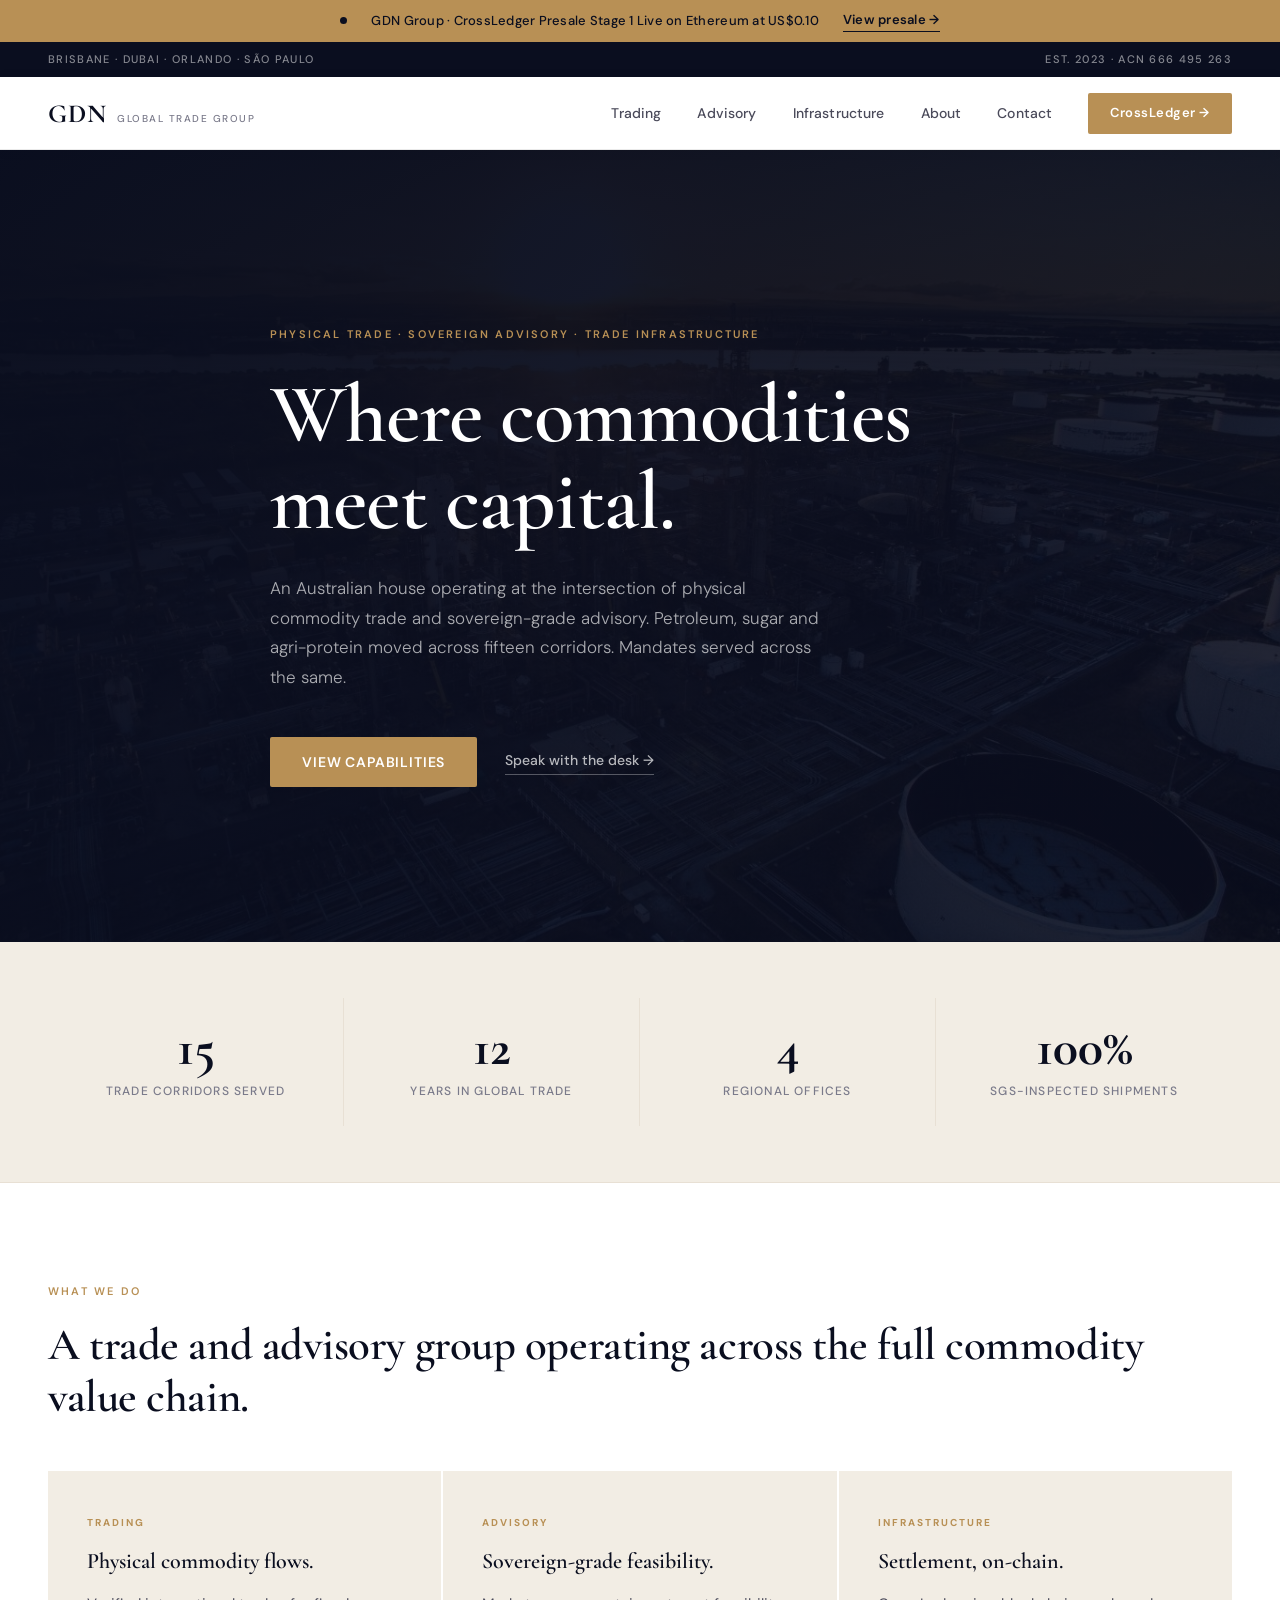
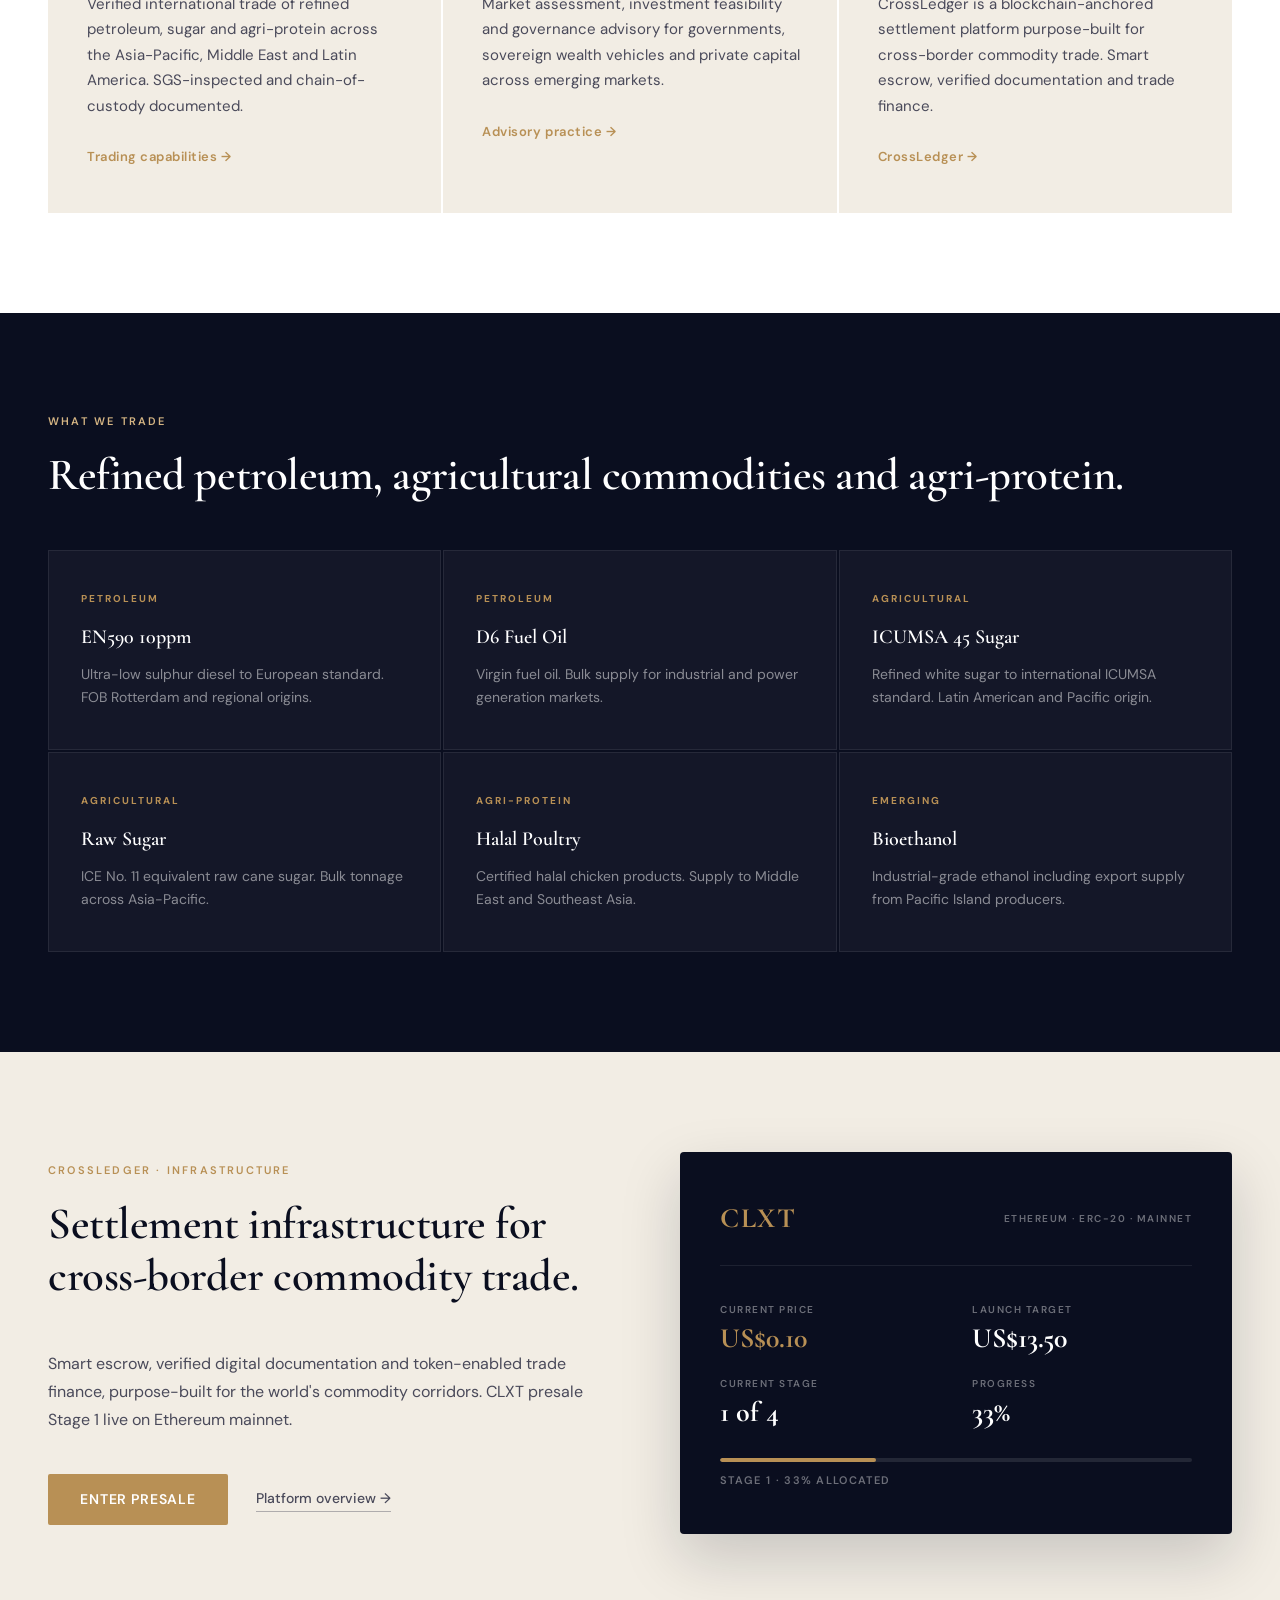
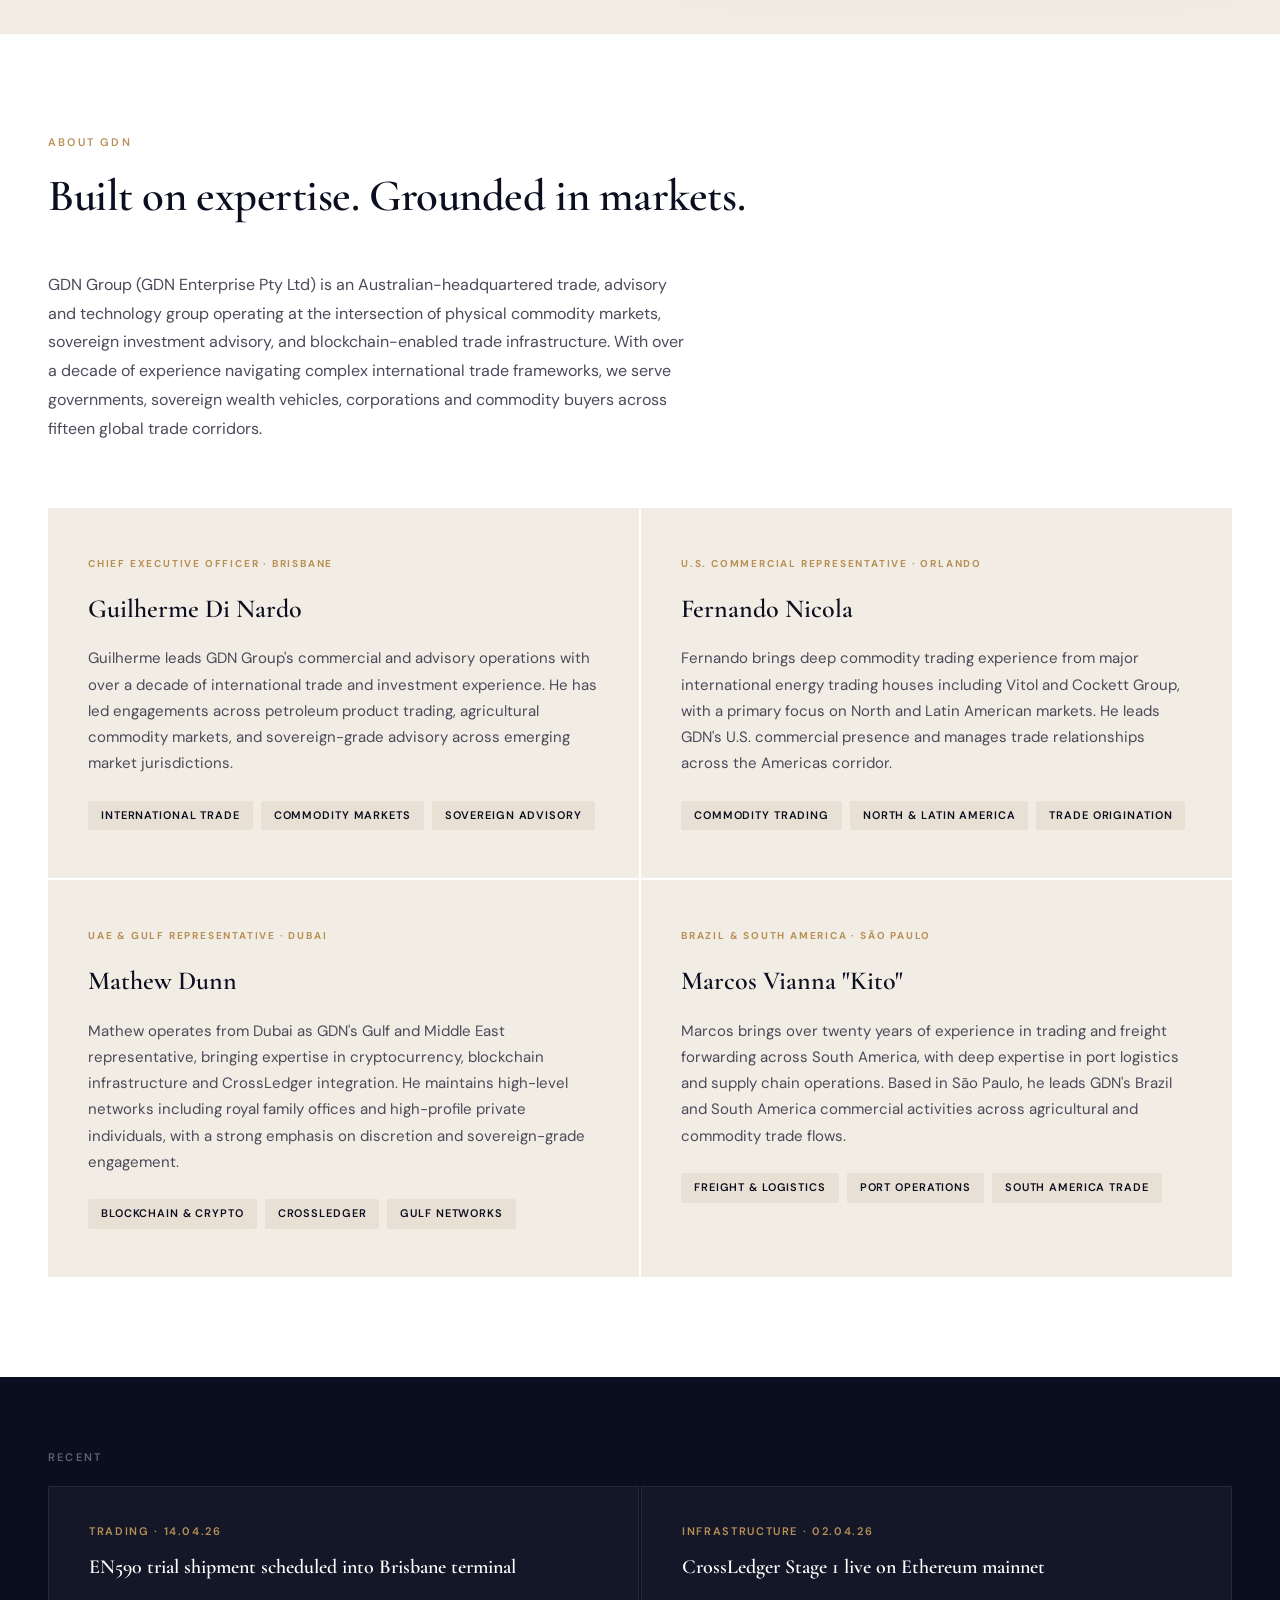
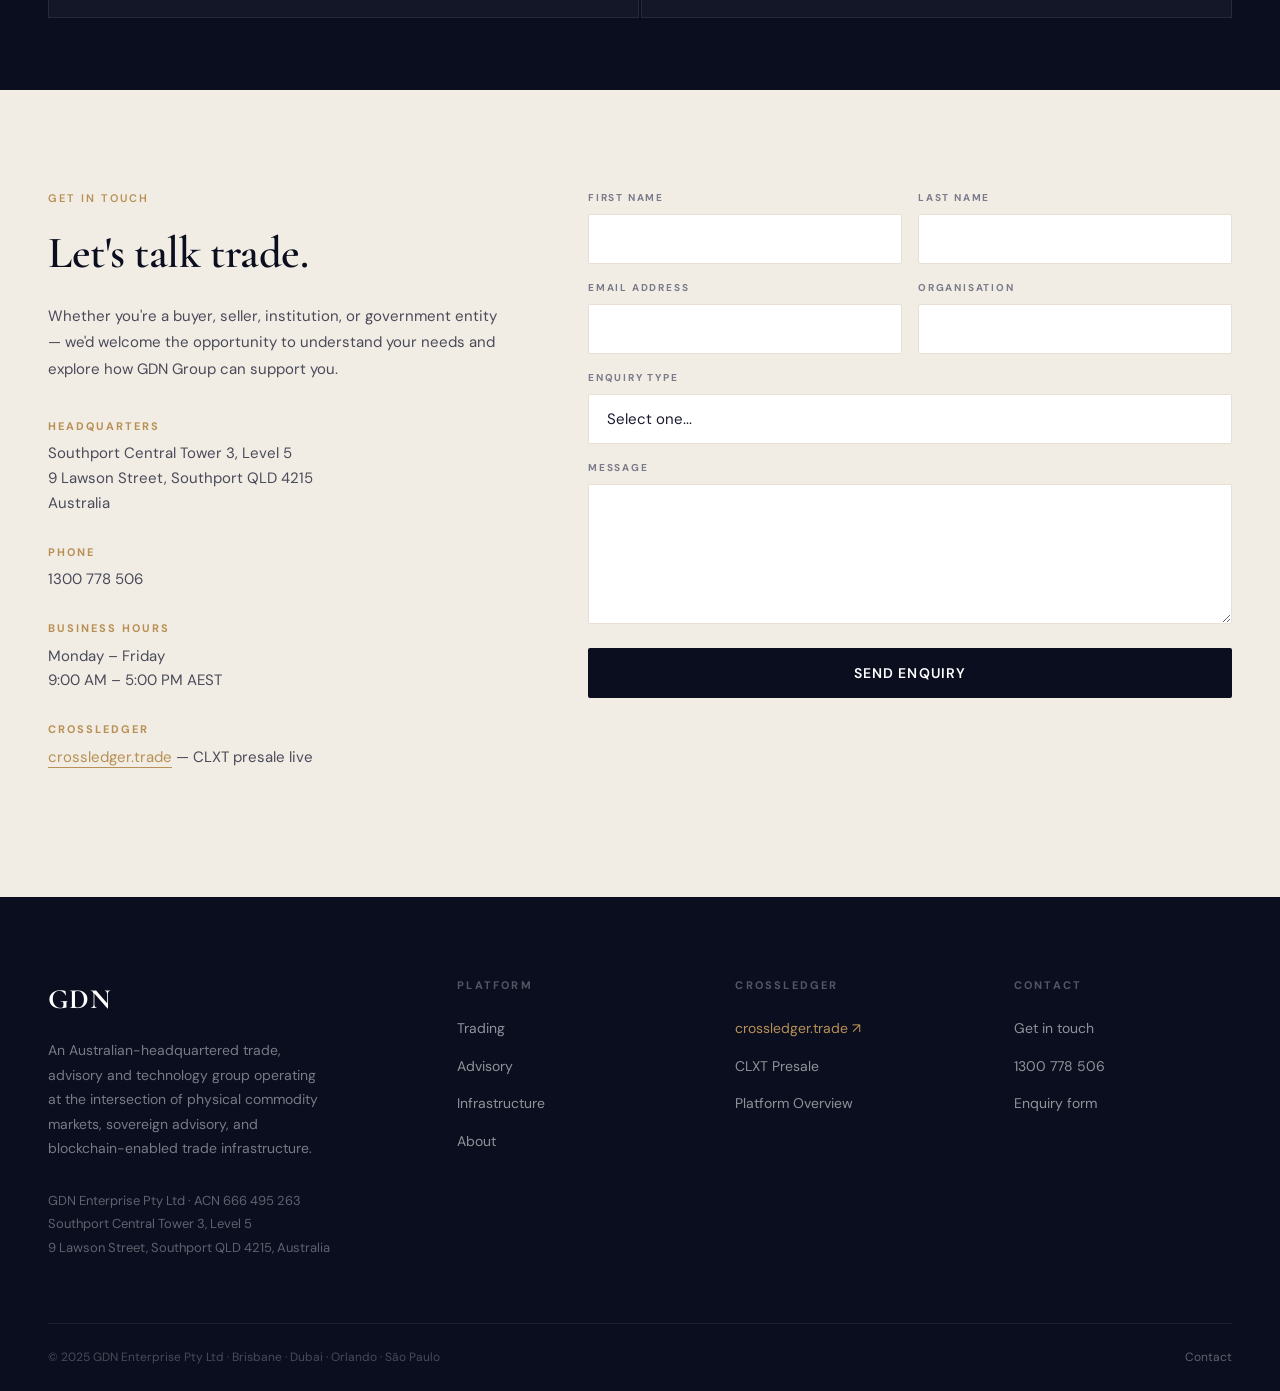
<file: index.html>
<!DOCTYPE html>
<html lang="en">
<head>
  <meta charset="UTF-8" />
  <meta name="viewport" content="width=device-width, initial-scale=1.0" />
  <title>GDN Group — Where commodities meet capital</title>
  <meta name="description" content="Australian house operating at the intersection of physical commodity trade and sovereign-grade advisory. Petroleum, sugar and agri-protein across fifteen corridors." />
  <link rel="preconnect" href="https://fonts.googleapis.com" />
  <link rel="preconnect" href="https://fonts.gstatic.com" crossorigin />
  <link href="https://fonts.googleapis.com/css2?family=Cormorant+Garamond:ital,wght@0,400;0,500;0,600;0,700;1,400;1,600&family=DM+Sans:wght@300;400;500;600&display=swap" rel="stylesheet" />
  <link rel="stylesheet" href="/assets/css/styles.css" />
</head>
<body>

  <!-- Announcement Bar -->
  <div class="announcement-bar">
    <div class="announcement-inner">
      <span class="announcement-dot"></span>
      <span>GDN Group · CrossLedger Presale Stage 1 Live on Ethereum at US$0.10</span>
      <a href="https://crossledger.trade">View presale →</a>
    </div>
  </div>

  <!-- Top Bar -->
  <div class="topbar">
    <div class="container-wide topbar-inner">
      <div>BRISBANE · DUBAI · ORLANDO · SÃO PAULO</div>
      <div>EST. 2023 · ACN 666 495 263</div>
    </div>
  </div>

  <!-- Navigation -->
  <nav class="site-nav">
    <div class="container-wide nav-inner">
      <a class="logo" href="/index.html">
        <span class="logo-mark">GDN</span>
        <span class="logo-sub">GLOBAL TRADE GROUP</span>
      </a>
      <div class="nav-links">
        <a href="/trading.html">Trading</a>
        <a href="/advisory.html">Advisory</a>
        <a href="/crossledger.html">Infrastructure</a>
        <a href="/index.html#about">About</a>
        <a href="/index.html#contact">Contact</a>
        <a href="https://crossledger.trade" class="nav-cta">CrossLedger →</a>
      </div>
    </div>
  </nav>

  <!-- Hero -->
  <section class="hero">
    <img class="hero-img" src="/assets/img/brisbane.jpg" alt="Refinery operations at golden hour" />
    <div class="hero-overlay"></div>
    <div class="container-wide">
      <div class="hero-content">
        <div class="eyebrow">PHYSICAL TRADE · SOVEREIGN ADVISORY · TRADE INFRASTRUCTURE</div>
        <div class="hero-text">
          <h1>Where commodities meet capital.</h1>
          <p class="hero-lede">An Australian house operating at the intersection of physical commodity trade and sovereign-grade advisory. Petroleum, sugar and agri-protein moved across fifteen corridors. Mandates served across the same.</p>
          <div class="cta-row">
            <a class="btn-primary" href="/trading.html">View capabilities</a>
            <a class="btn-text" href="#contact">Speak with the desk →</a>
          </div>
        </div>
      </div>
    </div>
  </section>

  <!-- Stats -->
  <section class="stats">
    <div class="container-wide">
      <div class="stats-grid">
        <div><div class="stat-num">15</div><div class="stat-label">Trade corridors served</div></div>
        <div><div class="stat-num">12</div><div class="stat-label">Years in global trade</div></div>
        <div><div class="stat-num">4</div><div class="stat-label">Regional offices</div></div>
        <div><div class="stat-num">100%</div><div class="stat-label">SGS-inspected shipments</div></div>
      </div>
    </div>
  </section>

  <!-- Pillars -->
  <section class="pillars">
    <div class="container-wide">
      <div class="section-eyebrow">WHAT WE DO</div>
      <h2>A trade and advisory group operating across the full commodity value chain.</h2>
      <div class="pillars-grid">
        <div class="pillar">
          <div class="pillar-tag">TRADING</div>
          <div class="pillar-h">Physical commodity flows.</div>
          <p>Verified international trade of refined petroleum, sugar and agri-protein across the Asia-Pacific, Middle East and Latin America. SGS-inspected and chain-of-custody documented.</p>
          <a class="pillar-link" href="/trading.html">Trading capabilities →</a>
        </div>
        <div class="pillar">
          <div class="pillar-tag">ADVISORY</div>
          <div class="pillar-h">Sovereign-grade feasibility.</div>
          <p>Market assessment, investment feasibility and governance advisory for governments, sovereign wealth vehicles and private capital across emerging markets.</p>
          <a class="pillar-link" href="/advisory.html">Advisory practice →</a>
        </div>
        <div class="pillar">
          <div class="pillar-tag">INFRASTRUCTURE</div>
          <div class="pillar-h">Settlement, on-chain.</div>
          <p>CrossLedger is a blockchain-anchored settlement platform purpose-built for cross-border commodity trade. Smart escrow, verified documentation and trade finance.</p>
          <a class="pillar-link" href="/crossledger.html">CrossLedger →</a>
        </div>
      </div>
    </div>
  </section>

  <!-- Products -->
  <section class="products">
    <div class="container-wide">
      <div class="section-eyebrow">WHAT WE TRADE</div>
      <h2>Refined petroleum, agricultural commodities and agri-protein.</h2>
      <div class="products-grid">
        <a class="product-card" href="/trading.html#en590">
          <div class="product-tag">PETROLEUM</div>
          <h3>EN590 10ppm</h3>
          <p>Ultra-low sulphur diesel to European standard. FOB Rotterdam and regional origins.</p>
        </a>
        <a class="product-card" href="/trading.html#d6">
          <div class="product-tag">PETROLEUM</div>
          <h3>D6 Fuel Oil</h3>
          <p>Virgin fuel oil. Bulk supply for industrial and power generation markets.</p>
        </a>
        <a class="product-card" href="/trading.html#icumsa">
          <div class="product-tag">AGRICULTURAL</div>
          <h3>ICUMSA 45 Sugar</h3>
          <p>Refined white sugar to international ICUMSA standard. Latin American and Pacific origin.</p>
        </a>
        <a class="product-card" href="/trading.html#raw-sugar">
          <div class="product-tag">AGRICULTURAL</div>
          <h3>Raw Sugar</h3>
          <p>ICE No. 11 equivalent raw cane sugar. Bulk tonnage across Asia-Pacific.</p>
        </a>
        <a class="product-card" href="/trading.html#poultry">
          <div class="product-tag">AGRI-PROTEIN</div>
          <h3>Halal Poultry</h3>
          <p>Certified halal chicken products. Supply to Middle East and Southeast Asia.</p>
        </a>
        <a class="product-card" href="/trading.html#bioethanol">
          <div class="product-tag">EMERGING</div>
          <h3>Bioethanol</h3>
          <p>Industrial-grade ethanol including export supply from Pacific Island producers.</p>
        </a>
      </div>
    </div>
  </section>

  <!-- CrossLedger Band -->
  <section class="crossledger-band">
    <div class="container-wide">
      <div class="cl-grid">
        <div>
          <div class="cl-eyebrow">CROSSLEDGER · INFRASTRUCTURE</div>
          <h2>Settlement infrastructure for cross-border commodity trade.</h2>
          <p class="cl-lede">Smart escrow, verified digital documentation and token-enabled trade finance, purpose-built for the world's commodity corridors. CLXT presale Stage 1 live on Ethereum mainnet.</p>
          <div class="cta-row">
            <a class="btn-primary" href="https://crossledger.trade">Enter presale</a>
            <a class="btn-text" style="color: var(--text-mid); border-color: rgba(74,74,90,0.4);" href="/crossledger.html">Platform overview →</a>
          </div>
        </div>
        <div class="cl-card">
          <div class="cl-card-head">
            <div class="cl-symbol">CLXT</div>
            <div class="cl-network">ETHEREUM · ERC-20 · MAINNET</div>
          </div>
          <div class="cl-grid-stats">
            <div><div class="cl-stat-label">CURRENT PRICE</div><div class="cl-stat-num gold">US$0.10</div></div>
            <div><div class="cl-stat-label">LAUNCH TARGET</div><div class="cl-stat-num">US$13.50</div></div>
            <div><div class="cl-stat-label">CURRENT STAGE</div><div class="cl-stat-num">1 of 4</div></div>
            <div><div class="cl-stat-label">PROGRESS</div><div class="cl-stat-num">33%</div></div>
          </div>
          <div class="cl-progress"><div class="cl-progress-fill"></div></div>
          <div class="cl-progress-label">STAGE 1 · 33% ALLOCATED</div>
        </div>
      </div>
    </div>
  </section>

  <!-- Team -->
  <section class="team" id="about">
    <div class="container-wide">
      <div class="section-eyebrow">ABOUT GDN</div>
      <h2>Built on expertise. Grounded in markets.</h2>
      <p>GDN Group (GDN Enterprise Pty Ltd) is an Australian-headquartered trade, advisory and technology group operating at the intersection of physical commodity markets, sovereign investment advisory, and blockchain-enabled trade infrastructure. With over a decade of experience navigating complex international trade frameworks, we serve governments, sovereign wealth vehicles, corporations and commodity buyers across fifteen global trade corridors.</p>
      <div class="team-grid">
        <div class="team-card">
          <div class="team-meta">CHIEF EXECUTIVE OFFICER · BRISBANE</div>
          <h3>Guilherme Di Nardo</h3>
          <p>Guilherme leads GDN Group's commercial and advisory operations with over a decade of international trade and investment experience. He has led engagements across petroleum product trading, agricultural commodity markets, and sovereign-grade advisory across emerging market jurisdictions.</p>
          <div class="team-tags"><span>International Trade</span><span>Commodity Markets</span><span>Sovereign Advisory</span></div>
        </div>
        <div class="team-card">
          <div class="team-meta">U.S. COMMERCIAL REPRESENTATIVE · ORLANDO</div>
          <h3>Fernando Nicola</h3>
          <p>Fernando brings deep commodity trading experience from major international energy trading houses including Vitol and Cockett Group, with a primary focus on North and Latin American markets. He leads GDN's U.S. commercial presence and manages trade relationships across the Americas corridor.</p>
          <div class="team-tags"><span>Commodity Trading</span><span>North &amp; Latin America</span><span>Trade Origination</span></div>
        </div>
        <div class="team-card">
          <div class="team-meta">UAE &amp; GULF REPRESENTATIVE · DUBAI</div>
          <h3>Mathew Dunn</h3>
          <p>Mathew operates from Dubai as GDN's Gulf and Middle East representative, bringing expertise in cryptocurrency, blockchain infrastructure and CrossLedger integration. He maintains high-level networks including royal family offices and high-profile private individuals, with a strong emphasis on discretion and sovereign-grade engagement.</p>
          <div class="team-tags"><span>Blockchain &amp; Crypto</span><span>CrossLedger</span><span>Gulf Networks</span></div>
        </div>
        <div class="team-card">
          <div class="team-meta">BRAZIL &amp; SOUTH AMERICA · SÃO PAULO</div>
          <h3>Marcos Vianna "Kito"</h3>
          <p>Marcos brings over twenty years of experience in trading and freight forwarding across South America, with deep expertise in port logistics and supply chain operations. Based in São Paulo, he leads GDN's Brazil and South America commercial activities across agricultural and commodity trade flows.</p>
          <div class="team-tags"><span>Freight &amp; Logistics</span><span>Port Operations</span><span>South America Trade</span></div>
        </div>
      </div>
    </div>
  </section>

  <!-- Recent -->
  <section class="recent">
    <div class="container-wide">
      <div class="section-eyebrow">RECENT</div>
      <div class="recent-grid">
        <a class="news-item" href="/trading.html">
          <div class="news-meta">TRADING · 14.04.26</div>
          <div class="news-title">EN590 trial shipment scheduled into Brisbane terminal</div>
        </a>
        <a class="news-item" href="/crossledger.html">
          <div class="news-meta">INFRASTRUCTURE · 02.04.26</div>
          <div class="news-title">CrossLedger Stage 1 live on Ethereum mainnet</div>
        </a>
      </div>
    </div>
  </section>

  <!-- Contact -->
  <section class="contact" id="contact">
    <div class="container-wide">
      <div class="contact-grid">
        <div class="contact-info">
          <div class="section-eyebrow">GET IN TOUCH</div>
          <h2>Let's talk trade.</h2>
          <p>Whether you're a buyer, seller, institution, or government entity — we'd welcome the opportunity to understand your needs and explore how GDN Group can support you.</p>
          <dl>
            <dt>HEADQUARTERS</dt>
            <dd>Southport Central Tower 3, Level 5<br />9 Lawson Street, Southport QLD 4215<br />Australia</dd>
            <dt>PHONE</dt>
            <dd>1300 778 506</dd>
            <dt>BUSINESS HOURS</dt>
            <dd>Monday – Friday<br />9:00 AM – 5:00 PM AEST</dd>
            <dt>CROSSLEDGER</dt>
            <dd><a href="https://crossledger.trade" style="color: var(--gold); border-bottom: 1px solid var(--gold);">crossledger.trade</a> — CLXT presale live</dd>
          </dl>
        </div>
        <form class="contact-form" action="https://formspree.io/f/mlgpnvbk" method="POST">
          <div>
            <label for="firstName">FIRST NAME</label>
            <input type="text" id="firstName" name="firstName" required />
          </div>
          <div>
            <label for="lastName">LAST NAME</label>
            <input type="text" id="lastName" name="lastName" required />
          </div>
          <div>
            <label for="email">EMAIL ADDRESS</label>
            <input type="email" id="email" name="email" required />
          </div>
          <div>
            <label for="organisation">ORGANISATION</label>
            <input type="text" id="organisation" name="organisation" />
          </div>
          <div class="full">
            <label for="enquiryType">ENQUIRY TYPE</label>
            <select id="enquiryType" name="enquiryType">
              <option>Select one...</option>
              <option>Commodity Trading — EN590 / D6 Petroleum</option>
              <option>Commodity Trading — ICUMSA 45 Sugar</option>
              <option>Commodity Trading — Other</option>
              <option>Strategic Advisory</option>
              <option>CrossLedger / CLXT</option>
              <option>General Enquiry</option>
            </select>
          </div>
          <div class="full">
            <label for="message">MESSAGE</label>
            <textarea id="message" name="message" required></textarea>
          </div>
          <div class="full">
            <button type="submit">Send enquiry</button>
          </div>
        </form>
      </div>
    </div>
  </section>

  <!-- Footer -->
  <footer>
    <div class="container-wide">
      <div class="footer-grid">
        <div class="footer-brand">
          <div class="footer-logo">GDN</div>
          <p>An Australian-headquartered trade, advisory and technology group operating at the intersection of physical commodity markets, sovereign advisory, and blockchain-enabled trade infrastructure.</p>
          <div class="footer-address">
            GDN Enterprise Pty Ltd · ACN 666 495 263<br />
            Southport Central Tower 3, Level 5<br />
            9 Lawson Street, Southport QLD 4215, Australia
          </div>
        </div>
        <div class="footer-col">
          <h4>PLATFORM</h4>
          <ul>
            <li><a href="/trading.html">Trading</a></li>
            <li><a href="/advisory.html">Advisory</a></li>
            <li><a href="/crossledger.html">Infrastructure</a></li>
            <li><a href="/index.html#about">About</a></li>
          </ul>
        </div>
        <div class="footer-col">
          <h4>CROSSLEDGER</h4>
          <ul>
            <li><a href="https://crossledger.trade" class="gold-link">crossledger.trade ↗</a></li>
            <li><a href="https://crossledger.trade">CLXT Presale</a></li>
            <li><a href="https://crossledger.trade">Platform Overview</a></li>
          </ul>
        </div>
        <div class="footer-col">
          <h4>CONTACT</h4>
          <ul>
            <li><a href="/index.html#contact">Get in touch</a></li>
            <li><a href="tel:1300778506">1300 778 506</a></li>
            <li><a href="/index.html#contact">Enquiry form</a></li>
          </ul>
        </div>
      </div>
      <div class="footer-bottom">
        <div>© 2025 GDN Enterprise Pty Ltd · Brisbane · Dubai · Orlando · São Paulo</div>
        <div><a href="/index.html#contact">Contact</a></div>
      </div>
    </div>
  </footer>

  <script src="/js/main.js" defer></script>
</body>
</html>
</file>
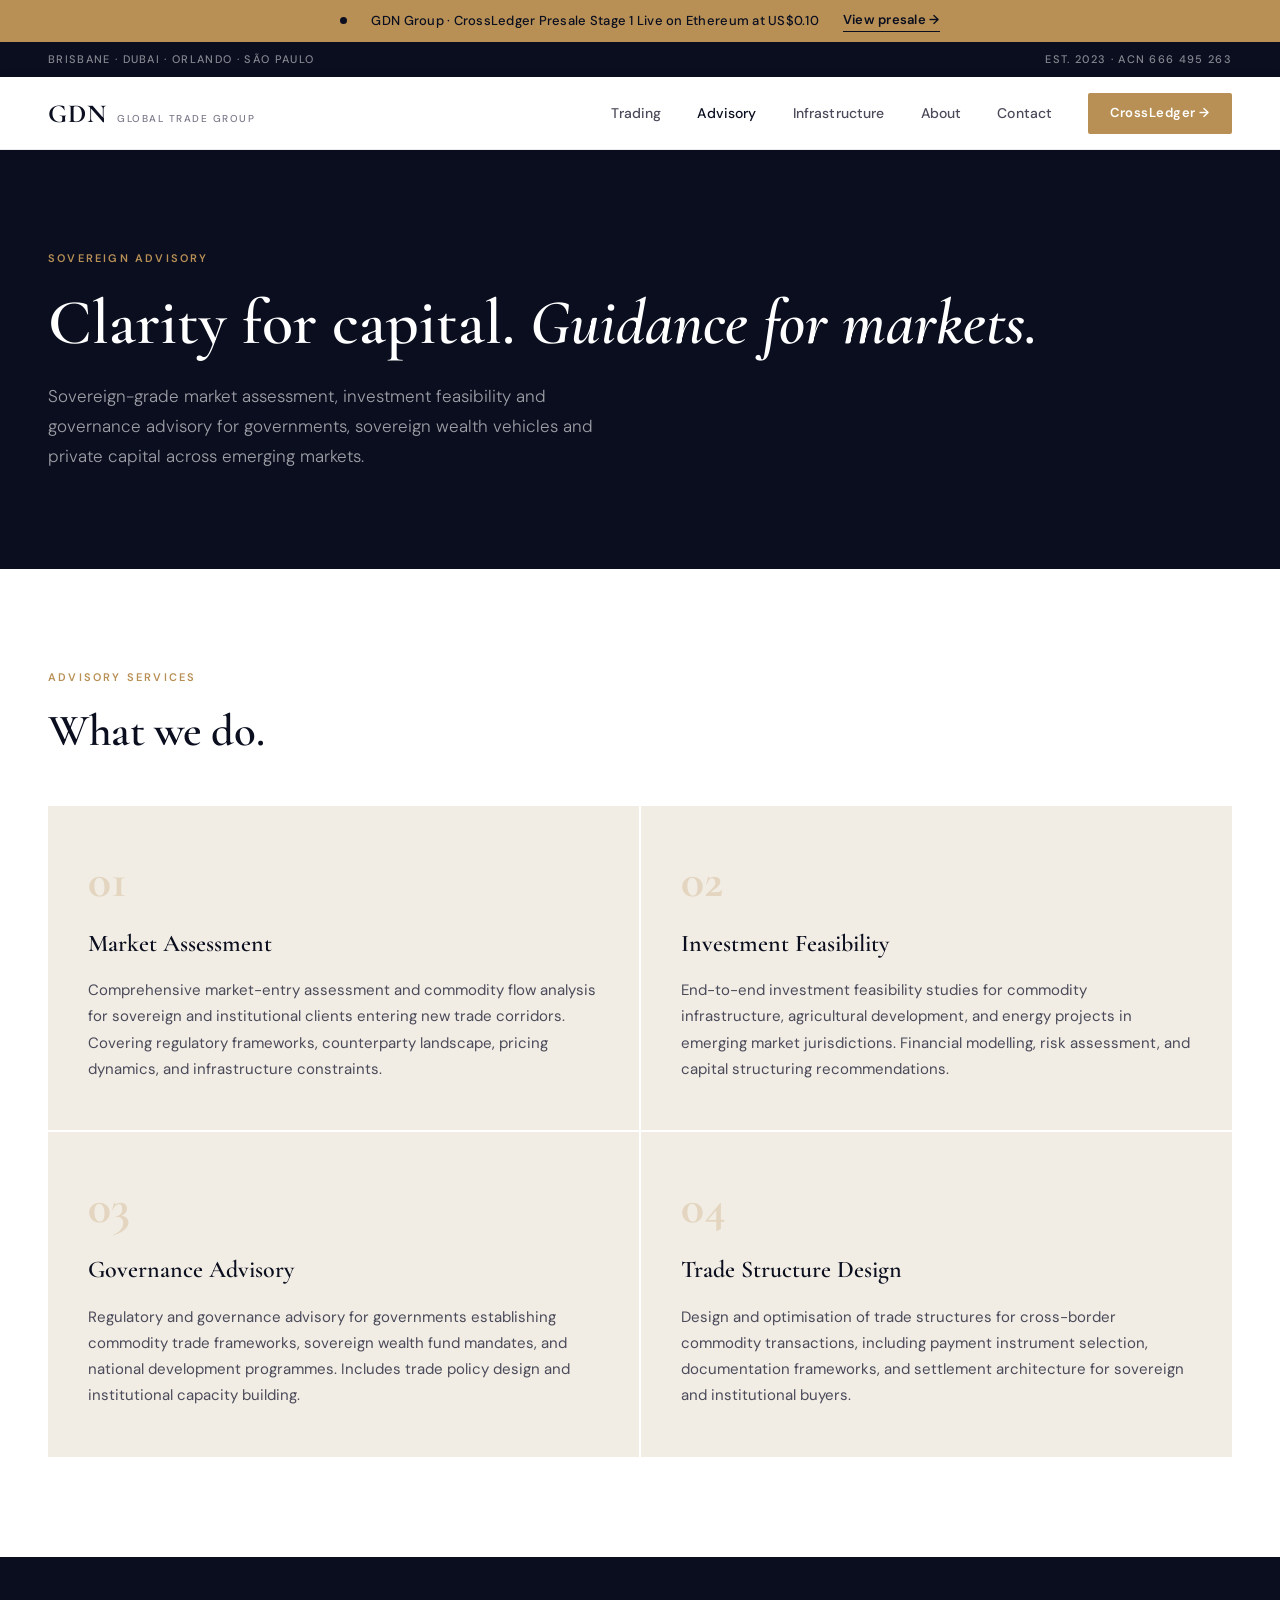
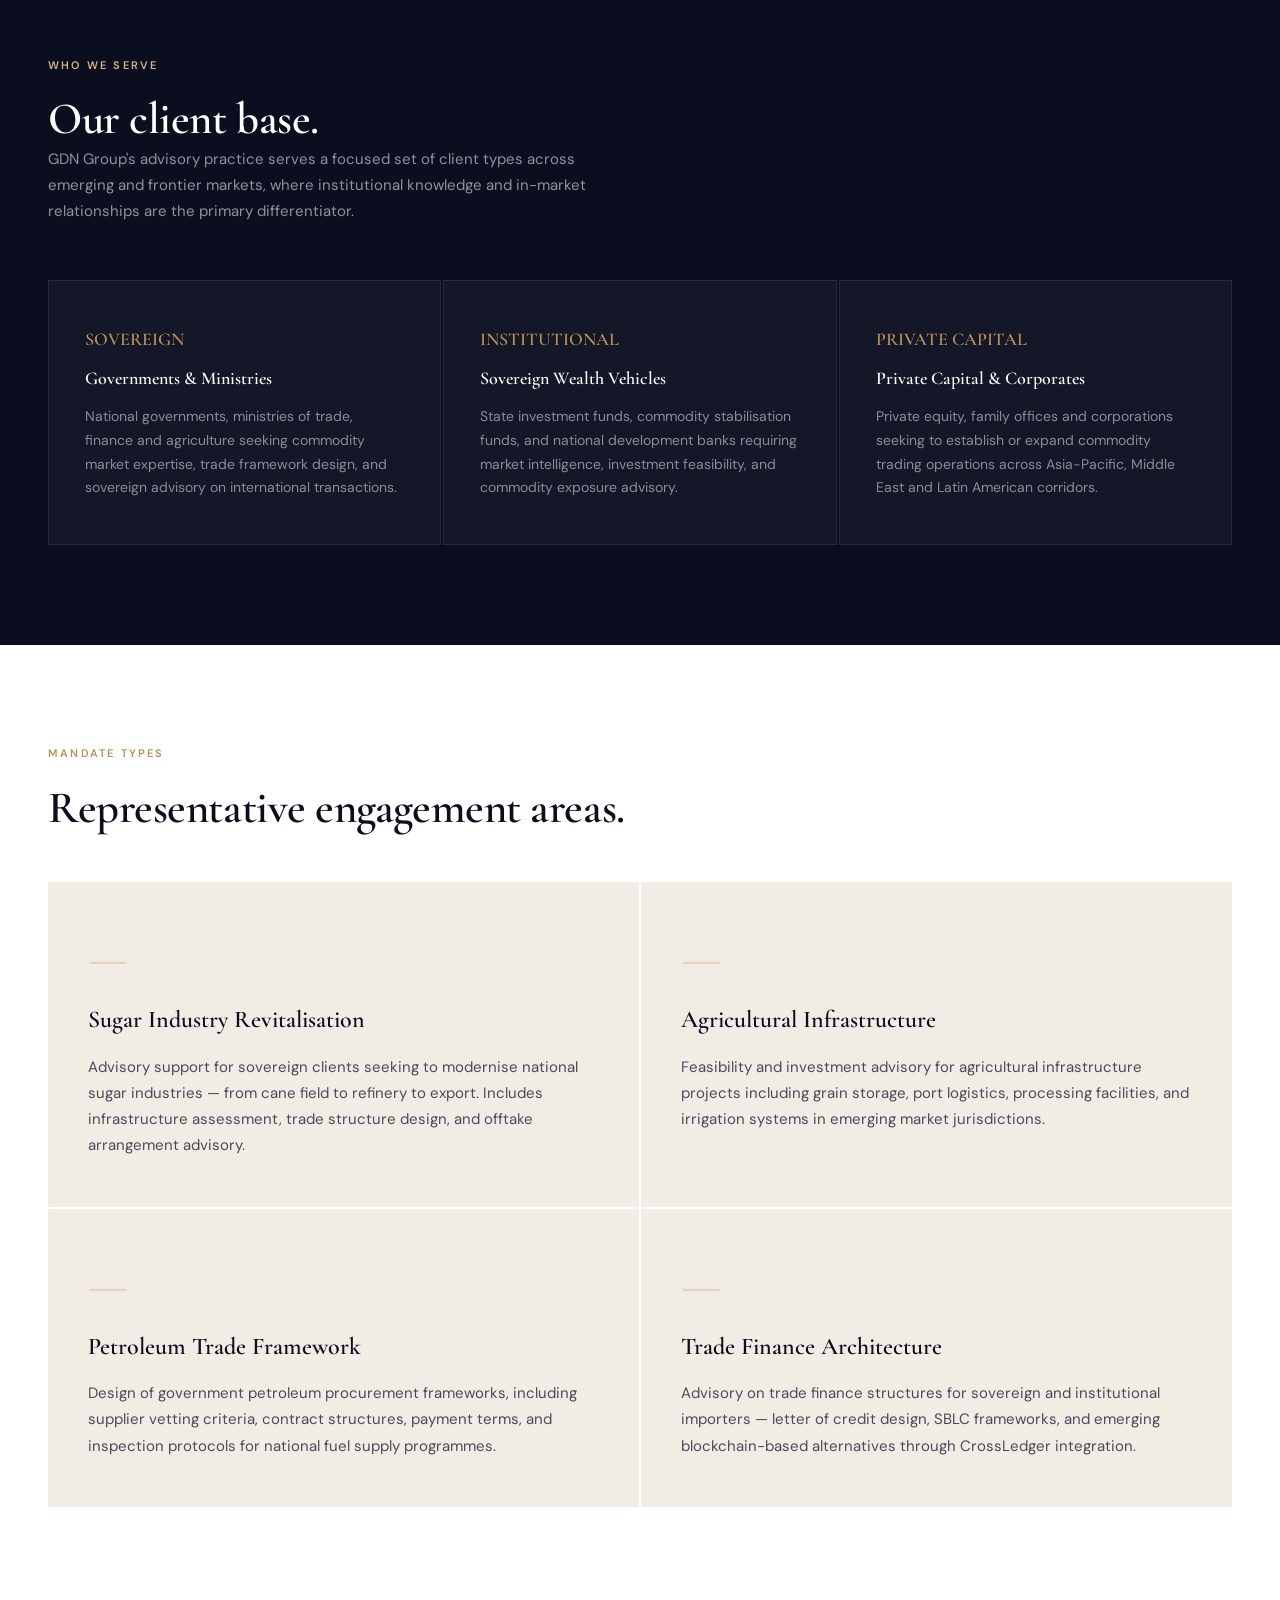
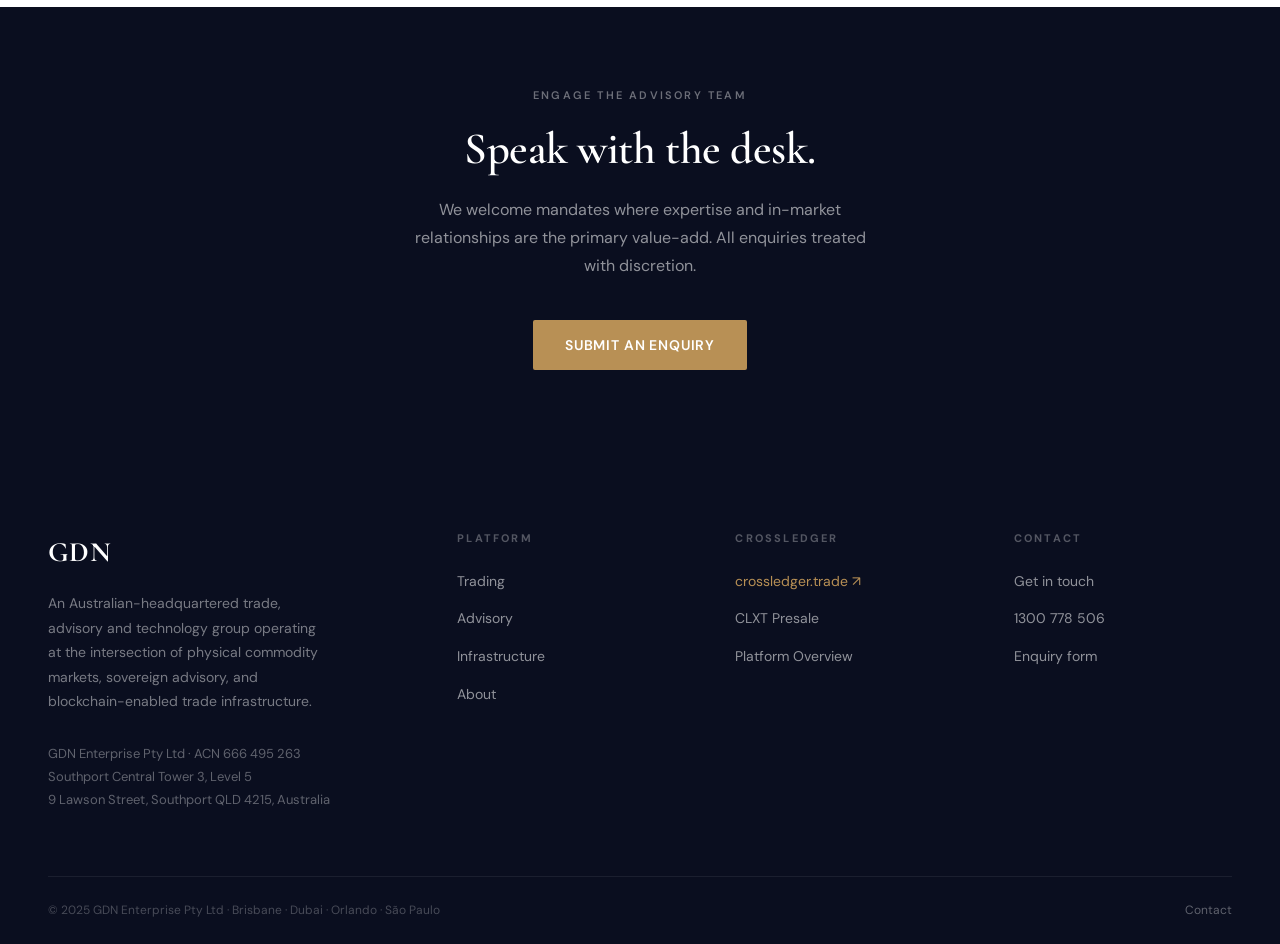
<file: advisory.html>
<!DOCTYPE html>
<html lang="en">
<head>
  <meta charset="UTF-8" />
  <meta name="viewport" content="width=device-width, initial-scale=1.0" />
  <title>Advisory Practice — GDN Group</title>
  <meta name="description" content="Sovereign-grade market assessment, investment feasibility and governance advisory for governments, wealth vehicles and private capital." />
  <link rel="preconnect" href="https://fonts.googleapis.com" />
  <link rel="preconnect" href="https://fonts.gstatic.com" crossorigin />
  <link href="https://fonts.googleapis.com/css2?family=Cormorant+Garamond:ital,wght@0,400;0,500;0,600;0,700;1,400;1,600&family=DM+Sans:wght@300;400;500;600&display=swap" rel="stylesheet" />
  <link rel="stylesheet" href="/assets/css/styles.css" />
</head>
<body>

  <!-- Announcement Bar -->
  <div class="announcement-bar">
    <div class="announcement-inner">
      <span class="announcement-dot"></span>
      <span>GDN Group · CrossLedger Presale Stage 1 Live on Ethereum at US$0.10</span>
      <a href="https://crossledger.trade">View presale →</a>
    </div>
  </div>

  <!-- Top Bar -->
  <div class="topbar">
    <div class="container-wide topbar-inner">
      <div>BRISBANE · DUBAI · ORLANDO · SÃO PAULO</div>
      <div>EST. 2023 · ACN 666 495 263</div>
    </div>
  </div>

  <!-- Navigation -->
  <nav class="site-nav">
    <div class="container-wide nav-inner">
      <a class="logo" href="/index.html">
        <span class="logo-mark">GDN</span>
        <span class="logo-sub">GLOBAL TRADE GROUP</span>
      </a>
      <div class="nav-links">
        <a href="/trading.html">Trading</a>
        <a href="/advisory.html" class="active">Advisory</a>
        <a href="/crossledger.html">Infrastructure</a>
        <a href="/index.html#about">About</a>
        <a href="/index.html#contact">Contact</a>
        <a href="https://crossledger.trade" class="nav-cta">CrossLedger →</a>
      </div>
    </div>
  </nav>

  <!-- Page Hero -->
  <section class="page-hero">
    <div class="container-wide">
      <div class="eyebrow">SOVEREIGN ADVISORY</div>
      <h1>Clarity for capital. <em>Guidance for markets.</em></h1>
      <p class="lede">Sovereign-grade market assessment, investment feasibility and governance advisory for governments, sovereign wealth vehicles and private capital across emerging markets.</p>
    </div>
  </section>

  <!-- Services -->
  <section class="services-list">
    <div class="container-wide">
      <div class="section-eyebrow">ADVISORY SERVICES</div>
      <h2>What we do.</h2>
      <div class="services-grid">
        <div class="service-item">
          <div class="service-num">01</div>
          <h3>Market Assessment</h3>
          <p>Comprehensive market-entry assessment and commodity flow analysis for sovereign and institutional clients entering new trade corridors. Covering regulatory frameworks, counterparty landscape, pricing dynamics, and infrastructure constraints.</p>
        </div>
        <div class="service-item">
          <div class="service-num">02</div>
          <h3>Investment Feasibility</h3>
          <p>End-to-end investment feasibility studies for commodity infrastructure, agricultural development, and energy projects in emerging market jurisdictions. Financial modelling, risk assessment, and capital structuring recommendations.</p>
        </div>
        <div class="service-item">
          <div class="service-num">03</div>
          <h3>Governance Advisory</h3>
          <p>Regulatory and governance advisory for governments establishing commodity trade frameworks, sovereign wealth fund mandates, and national development programmes. Includes trade policy design and institutional capacity building.</p>
        </div>
        <div class="service-item">
          <div class="service-num">04</div>
          <h3>Trade Structure Design</h3>
          <p>Design and optimisation of trade structures for cross-border commodity transactions, including payment instrument selection, documentation frameworks, and settlement architecture for sovereign and institutional buyers.</p>
        </div>
      </div>
    </div>
  </section>

  <!-- Who We Serve -->
  <section class="corridors">
    <div class="container-wide">
      <div class="section-eyebrow">WHO WE SERVE</div>
      <h2>Our client base.</h2>
      <p>GDN Group's advisory practice serves a focused set of client types across emerging and frontier markets, where institutional knowledge and in-market relationships are the primary differentiator.</p>
      <div class="corridors-grid">
        <div class="corridor-card">
          <div class="corridor-route">SOVEREIGN</div>
          <h3>Governments &amp; Ministries</h3>
          <p>National governments, ministries of trade, finance and agriculture seeking commodity market expertise, trade framework design, and sovereign advisory on international transactions.</p>
        </div>
        <div class="corridor-card">
          <div class="corridor-route">INSTITUTIONAL</div>
          <h3>Sovereign Wealth Vehicles</h3>
          <p>State investment funds, commodity stabilisation funds, and national development banks requiring market intelligence, investment feasibility, and commodity exposure advisory.</p>
        </div>
        <div class="corridor-card">
          <div class="corridor-route">PRIVATE CAPITAL</div>
          <h3>Private Capital &amp; Corporates</h3>
          <p>Private equity, family offices and corporations seeking to establish or expand commodity trading operations across Asia-Pacific, Middle East and Latin American corridors.</p>
        </div>
      </div>
    </div>
  </section>

  <!-- Mandate Examples -->
  <section class="services-list" style="background:var(--white);">
    <div class="container-wide">
      <div class="section-eyebrow">MANDATE TYPES</div>
      <h2>Representative engagement areas.</h2>
      <div class="services-grid">
        <div class="service-item">
          <div class="service-num">—</div>
          <h3>Sugar Industry Revitalisation</h3>
          <p>Advisory support for sovereign clients seeking to modernise national sugar industries — from cane field to refinery to export. Includes infrastructure assessment, trade structure design, and offtake arrangement advisory.</p>
        </div>
        <div class="service-item">
          <div class="service-num">—</div>
          <h3>Agricultural Infrastructure</h3>
          <p>Feasibility and investment advisory for agricultural infrastructure projects including grain storage, port logistics, processing facilities, and irrigation systems in emerging market jurisdictions.</p>
        </div>
        <div class="service-item">
          <div class="service-num">—</div>
          <h3>Petroleum Trade Framework</h3>
          <p>Design of government petroleum procurement frameworks, including supplier vetting criteria, contract structures, payment terms, and inspection protocols for national fuel supply programmes.</p>
        </div>
        <div class="service-item">
          <div class="service-num">—</div>
          <h3>Trade Finance Architecture</h3>
          <p>Advisory on trade finance structures for sovereign and institutional importers — letter of credit design, SBLC frameworks, and emerging blockchain-based alternatives through CrossLedger integration.</p>
        </div>
      </div>
    </div>
  </section>

  <!-- CTA -->
  <section class="recent" style="padding:80px 0;">
    <div class="container-wide" style="text-align:center;">
      <div class="section-eyebrow" style="color:rgba(255,255,255,0.4);">ENGAGE THE ADVISORY TEAM</div>
      <h2 style="color:var(--white);margin-bottom:20px;">Speak with the desk.</h2>
      <p style="font-size:16px;color:rgba(255,255,255,0.55);max-width:480px;margin:0 auto 40px;line-height:1.75;">We welcome mandates where expertise and in-market relationships are the primary value-add. All enquiries treated with discretion.</p>
      <a class="btn-primary" href="/index.html#contact">Submit an enquiry</a>
    </div>
  </section>

  <!-- Footer -->
  <footer>
    <div class="container-wide">
      <div class="footer-grid">
        <div class="footer-brand">
          <div class="footer-logo">GDN</div>
          <p>An Australian-headquartered trade, advisory and technology group operating at the intersection of physical commodity markets, sovereign advisory, and blockchain-enabled trade infrastructure.</p>
          <div class="footer-address">
            GDN Enterprise Pty Ltd · ACN 666 495 263<br />
            Southport Central Tower 3, Level 5<br />
            9 Lawson Street, Southport QLD 4215, Australia
          </div>
        </div>
        <div class="footer-col">
          <h4>PLATFORM</h4>
          <ul>
            <li><a href="/trading.html">Trading</a></li>
            <li><a href="/advisory.html">Advisory</a></li>
            <li><a href="/crossledger.html">Infrastructure</a></li>
            <li><a href="/index.html#about">About</a></li>
          </ul>
        </div>
        <div class="footer-col">
          <h4>CROSSLEDGER</h4>
          <ul>
            <li><a href="https://crossledger.trade" class="gold-link">crossledger.trade ↗</a></li>
            <li><a href="https://crossledger.trade">CLXT Presale</a></li>
            <li><a href="https://crossledger.trade">Platform Overview</a></li>
          </ul>
        </div>
        <div class="footer-col">
          <h4>CONTACT</h4>
          <ul>
            <li><a href="/index.html#contact">Get in touch</a></li>
            <li><a href="tel:1300778506">1300 778 506</a></li>
            <li><a href="/index.html#contact">Enquiry form</a></li>
          </ul>
        </div>
      </div>
      <div class="footer-bottom">
        <div>© 2025 GDN Enterprise Pty Ltd · Brisbane · Dubai · Orlando · São Paulo</div>
        <div><a href="/index.html#contact">Contact</a></div>
      </div>
    </div>
  </footer>

  <script src="/js/main.js" defer></script>
</body>
</html>
</file>
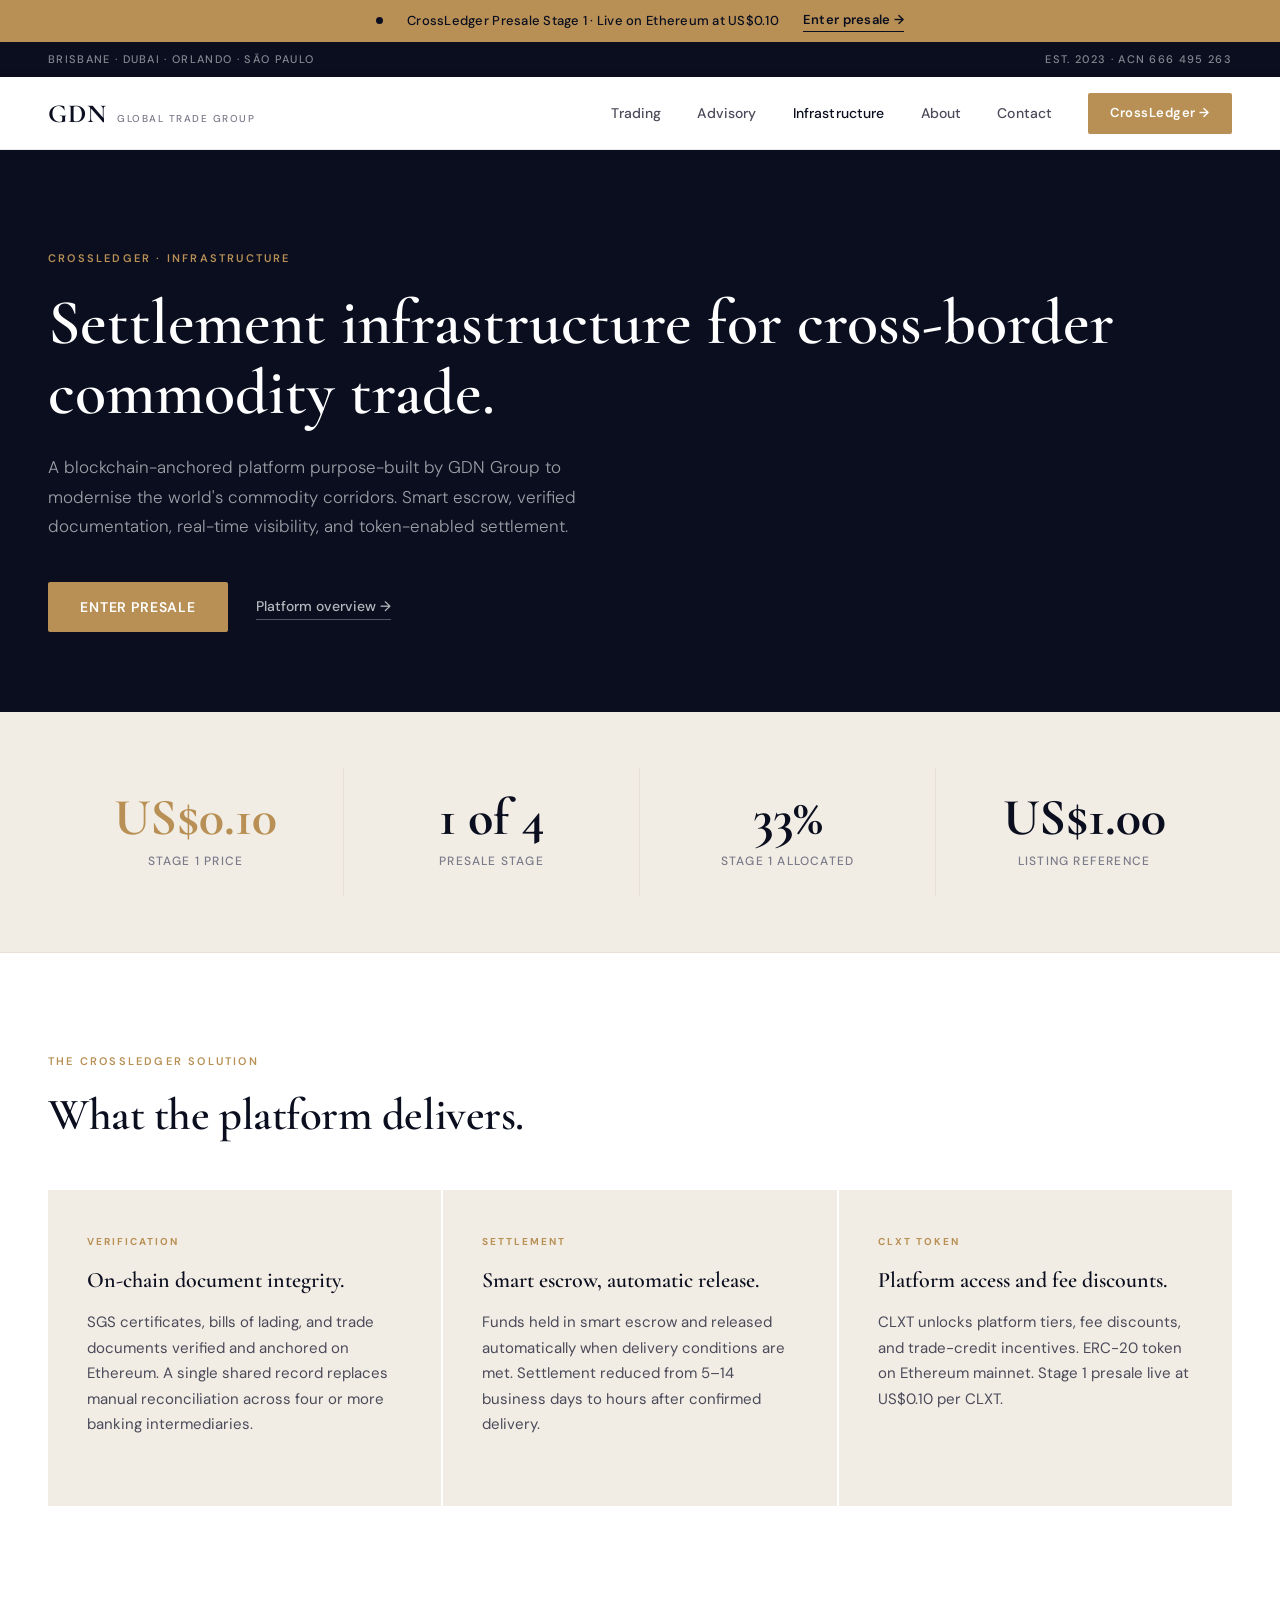
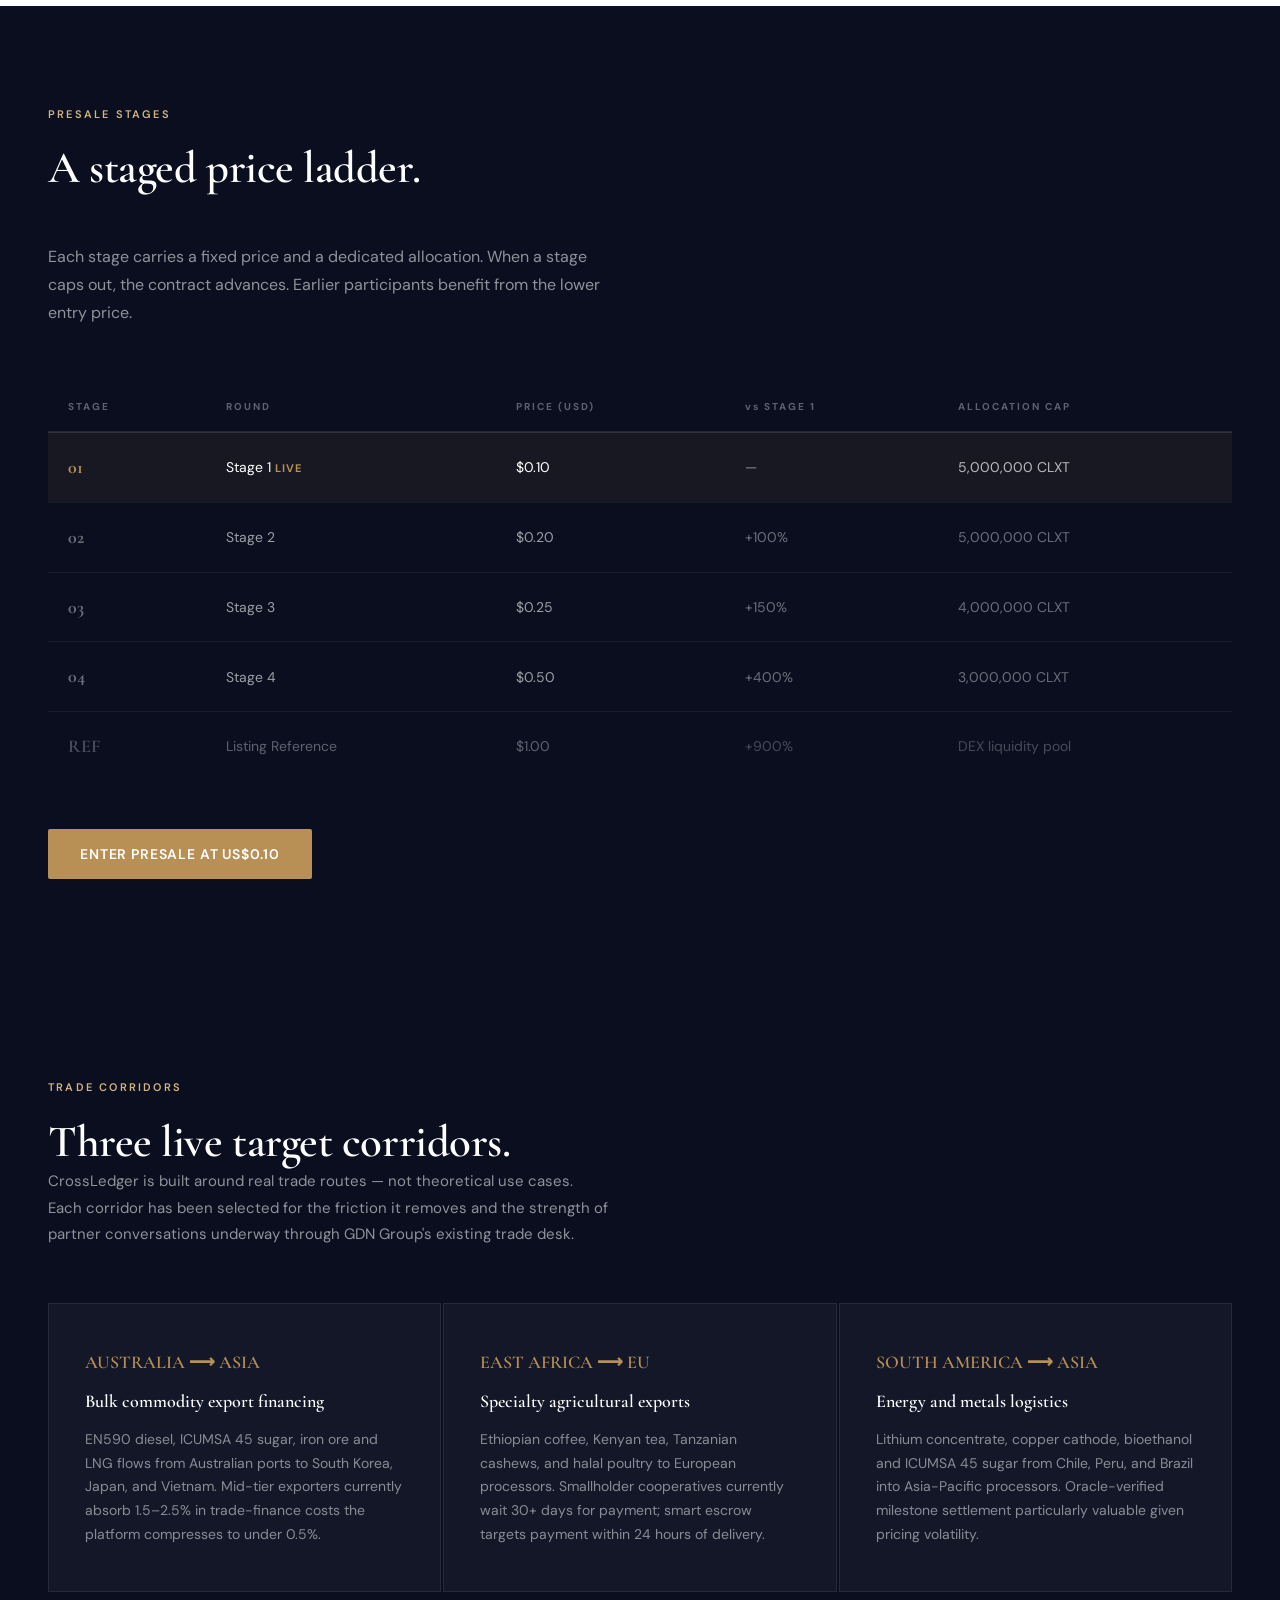
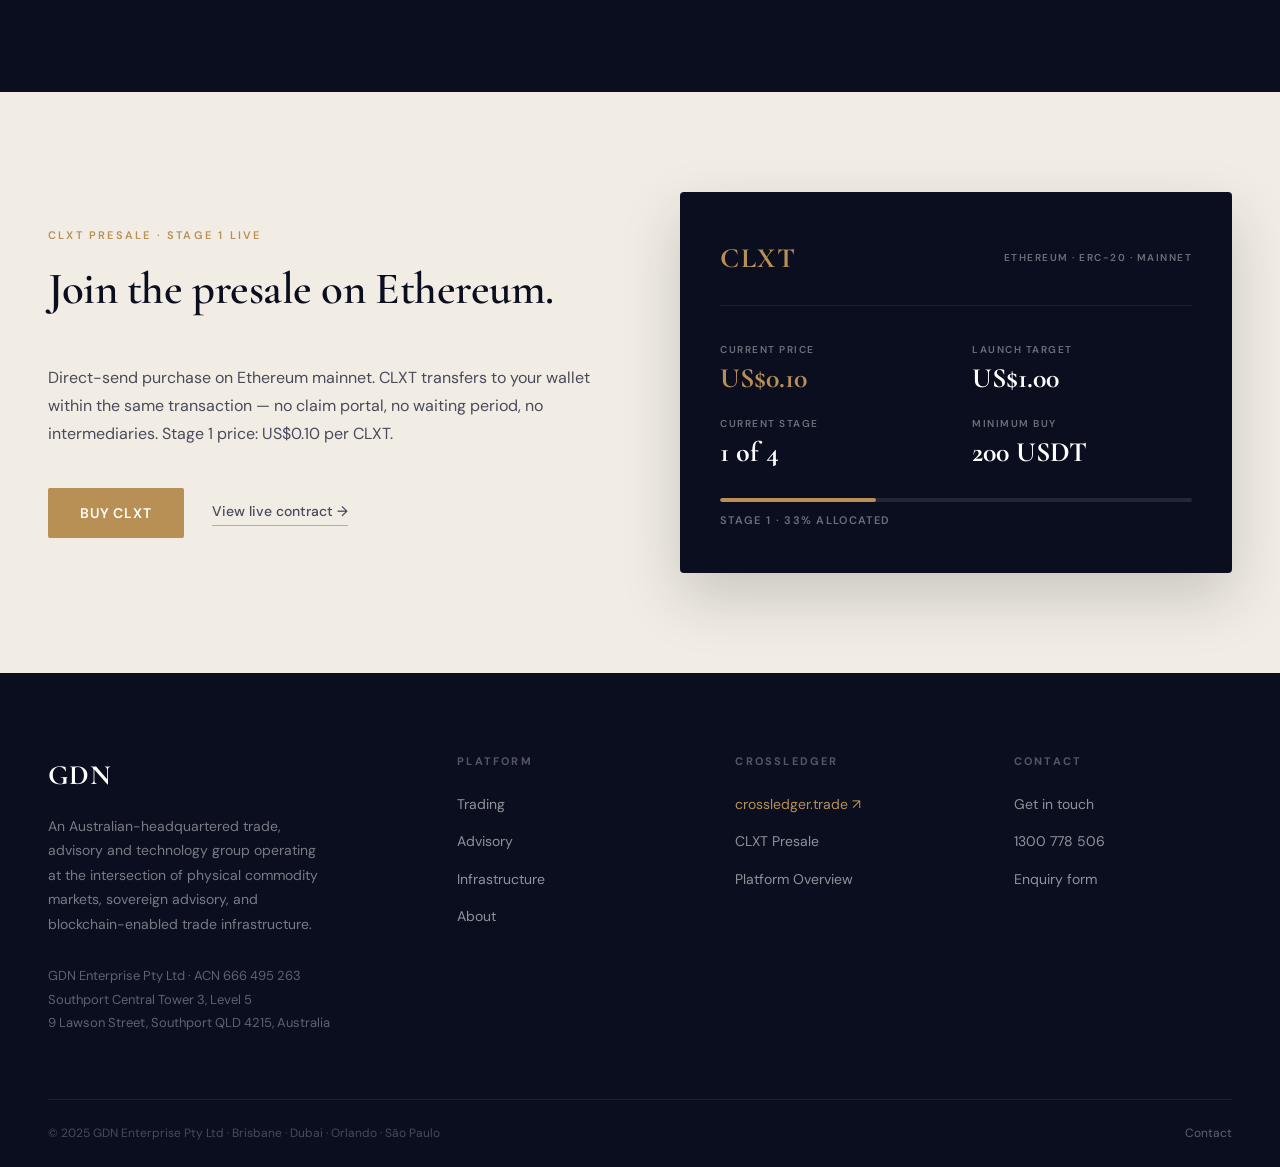
<file: crossledger.html>
<!DOCTYPE html>
<html lang="en">
<head>
  <meta charset="UTF-8" />
  <meta name="viewport" content="width=device-width, initial-scale=1.0" />
  <title>CrossLedger Infrastructure — GDN Group</title>
  <meta name="description" content="CrossLedger is a blockchain-anchored settlement platform built by GDN Group for cross-border commodity trade. Smart escrow, verified documentation, CLXT token." />
  <link rel="preconnect" href="https://fonts.googleapis.com" />
  <link rel="preconnect" href="https://fonts.gstatic.com" crossorigin />
  <link href="https://fonts.googleapis.com/css2?family=Cormorant+Garamond:ital,wght@0,400;0,500;0,600;0,700;1,400;1,600&family=DM+Sans:wght@300;400;500;600&display=swap" rel="stylesheet" />
  <link rel="stylesheet" href="/assets/css/styles.css" />
</head>
<body>

  <!-- Announcement Bar -->
  <div class="announcement-bar">
    <div class="announcement-inner">
      <span class="announcement-dot"></span>
      <span>CrossLedger Presale Stage 1 · Live on Ethereum at US$0.10</span>
      <a href="https://crossledger.trade">Enter presale →</a>
    </div>
  </div>

  <!-- Top Bar -->
  <div class="topbar">
    <div class="container-wide topbar-inner">
      <div>BRISBANE · DUBAI · ORLANDO · SÃO PAULO</div>
      <div>EST. 2023 · ACN 666 495 263</div>
    </div>
  </div>

  <!-- Navigation -->
  <nav class="site-nav">
    <div class="container-wide nav-inner">
      <a class="logo" href="/index.html">
        <span class="logo-mark">GDN</span>
        <span class="logo-sub">GLOBAL TRADE GROUP</span>
      </a>
      <div class="nav-links">
        <a href="/trading.html">Trading</a>
        <a href="/advisory.html">Advisory</a>
        <a href="/crossledger.html" class="active">Infrastructure</a>
        <a href="/index.html#about">About</a>
        <a href="/index.html#contact">Contact</a>
        <a href="https://crossledger.trade" class="nav-cta">CrossLedger →</a>
      </div>
    </div>
  </nav>

  <!-- Page Hero -->
  <section class="page-hero">
    <div class="container-wide">
      <div class="eyebrow">CROSSLEDGER · INFRASTRUCTURE</div>
      <h1>Settlement infrastructure for cross-border commodity trade.</h1>
      <p class="lede">A blockchain-anchored platform purpose-built by GDN Group to modernise the world's commodity corridors. Smart escrow, verified documentation, real-time visibility, and token-enabled settlement.</p>
      <div class="cta-row" style="margin-top:40px;">
        <a class="btn-primary" href="https://crossledger.trade">Enter presale</a>
        <a class="btn-text" href="https://crossledger.trade">Platform overview →</a>
      </div>
    </div>
  </section>

  <!-- Token Stats -->
  <section class="stats">
    <div class="container-wide">
      <div class="stats-grid">
        <div><div class="stat-num" style="color:var(--gold);">US$0.10</div><div class="stat-label">Stage 1 Price</div></div>
        <div><div class="stat-num">1 of 4</div><div class="stat-label">Presale Stage</div></div>
        <div><div class="stat-num">33%</div><div class="stat-label">Stage 1 Allocated</div></div>
        <div><div class="stat-num">US$1.00</div><div class="stat-label">Listing Reference</div></div>
      </div>
    </div>
  </section>

  <!-- What It Does -->
  <section class="pillars">
    <div class="container-wide">
      <div class="section-eyebrow">THE CROSSLEDGER SOLUTION</div>
      <h2>What the platform delivers.</h2>
      <div class="pillars-grid">
        <div class="pillar">
          <div class="pillar-tag">VERIFICATION</div>
          <div class="pillar-h">On-chain document integrity.</div>
          <p>SGS certificates, bills of lading, and trade documents verified and anchored on Ethereum. A single shared record replaces manual reconciliation across four or more banking intermediaries.</p>
        </div>
        <div class="pillar">
          <div class="pillar-tag">SETTLEMENT</div>
          <div class="pillar-h">Smart escrow, automatic release.</div>
          <p>Funds held in smart escrow and released automatically when delivery conditions are met. Settlement reduced from 5–14 business days to hours after confirmed delivery.</p>
        </div>
        <div class="pillar">
          <div class="pillar-tag">CLXT TOKEN</div>
          <div class="pillar-h">Platform access and fee discounts.</div>
          <p>CLXT unlocks platform tiers, fee discounts, and trade-credit incentives. ERC-20 token on Ethereum mainnet. Stage 1 presale live at US$0.10 per CLXT.</p>
        </div>
      </div>
    </div>
  </section>

  <!-- Presale Stages -->
  <section style="padding:100px 0;background:var(--navy);">
    <div class="container-wide">
      <div class="section-eyebrow" style="color:var(--gold-pale);">PRESALE STAGES</div>
      <h2 style="color:var(--white);">A staged price ladder.</h2>
      <p style="font-size:16px;color:rgba(255,255,255,0.55);max-width:560px;margin:0 0 56px;line-height:1.75;">Each stage carries a fixed price and a dedicated allocation. When a stage caps out, the contract advances. Earlier participants benefit from the lower entry price.</p>
      <div style="overflow-x:auto;">
        <table style="width:100%;border-collapse:collapse;">
          <thead>
            <tr style="border-bottom:2px solid rgba(255,255,255,0.1);">
              <th style="text-align:left;padding:16px 20px;font-size:10px;font-weight:700;letter-spacing:0.2em;color:rgba(255,255,255,0.35);">STAGE</th>
              <th style="text-align:left;padding:16px 20px;font-size:10px;font-weight:700;letter-spacing:0.2em;color:rgba(255,255,255,0.35);">ROUND</th>
              <th style="text-align:left;padding:16px 20px;font-size:10px;font-weight:700;letter-spacing:0.2em;color:rgba(255,255,255,0.35);">PRICE (USD)</th>
              <th style="text-align:left;padding:16px 20px;font-size:10px;font-weight:700;letter-spacing:0.2em;color:rgba(255,255,255,0.35);">vs STAGE 1</th>
              <th style="text-align:left;padding:16px 20px;font-size:10px;font-weight:700;letter-spacing:0.2em;color:rgba(255,255,255,0.35);">ALLOCATION CAP</th>
            </tr>
          </thead>
          <tbody>
            <tr style="border-bottom:1px solid rgba(255,255,255,0.06);background:rgba(184,144,85,0.08);">
              <td style="padding:20px;font-family:'Cormorant Garamond',Georgia,serif;font-size:18px;font-weight:700;color:var(--gold);">01</td>
              <td style="padding:20px;font-size:14px;color:var(--white);">Stage 1 <span style="font-size:11px;font-weight:700;color:var(--gold);letter-spacing:0.1em;">LIVE</span></td>
              <td style="padding:20px;font-size:14px;color:var(--white);">$0.10</td>
              <td style="padding:20px;font-size:14px;color:rgba(255,255,255,0.5);">—</td>
              <td style="padding:20px;font-size:14px;color:rgba(255,255,255,0.7);">5,000,000 CLXT</td>
            </tr>
            <tr style="border-bottom:1px solid rgba(255,255,255,0.06);">
              <td style="padding:20px;font-family:'Cormorant Garamond',Georgia,serif;font-size:18px;font-weight:700;color:rgba(255,255,255,0.4);">02</td>
              <td style="padding:20px;font-size:14px;color:rgba(255,255,255,0.6);">Stage 2</td>
              <td style="padding:20px;font-size:14px;color:rgba(255,255,255,0.6);">$0.20</td>
              <td style="padding:20px;font-size:14px;color:rgba(255,255,255,0.4);">+100%</td>
              <td style="padding:20px;font-size:14px;color:rgba(255,255,255,0.4);">5,000,000 CLXT</td>
            </tr>
            <tr style="border-bottom:1px solid rgba(255,255,255,0.06);">
              <td style="padding:20px;font-family:'Cormorant Garamond',Georgia,serif;font-size:18px;font-weight:700;color:rgba(255,255,255,0.4);">03</td>
              <td style="padding:20px;font-size:14px;color:rgba(255,255,255,0.6);">Stage 3</td>
              <td style="padding:20px;font-size:14px;color:rgba(255,255,255,0.6);">$0.25</td>
              <td style="padding:20px;font-size:14px;color:rgba(255,255,255,0.4);">+150%</td>
              <td style="padding:20px;font-size:14px;color:rgba(255,255,255,0.4);">4,000,000 CLXT</td>
            </tr>
            <tr style="border-bottom:1px solid rgba(255,255,255,0.06);">
              <td style="padding:20px;font-family:'Cormorant Garamond',Georgia,serif;font-size:18px;font-weight:700;color:rgba(255,255,255,0.4);">04</td>
              <td style="padding:20px;font-size:14px;color:rgba(255,255,255,0.6);">Stage 4</td>
              <td style="padding:20px;font-size:14px;color:rgba(255,255,255,0.6);">$0.50</td>
              <td style="padding:20px;font-size:14px;color:rgba(255,255,255,0.4);">+400%</td>
              <td style="padding:20px;font-size:14px;color:rgba(255,255,255,0.4);">3,000,000 CLXT</td>
            </tr>
            <tr>
              <td style="padding:20px;font-family:'Cormorant Garamond',Georgia,serif;font-size:18px;font-weight:700;color:rgba(255,255,255,0.25);">REF</td>
              <td style="padding:20px;font-size:14px;color:rgba(255,255,255,0.35);">Listing Reference</td>
              <td style="padding:20px;font-size:14px;color:rgba(255,255,255,0.35);">$1.00</td>
              <td style="padding:20px;font-size:14px;color:rgba(255,255,255,0.25);">+900%</td>
              <td style="padding:20px;font-size:14px;color:rgba(255,255,255,0.25);">DEX liquidity pool</td>
            </tr>
          </tbody>
        </table>
      </div>
      <div style="margin-top:48px;">
        <a class="btn-primary" href="https://crossledger.trade">Enter presale at US$0.10</a>
      </div>
    </div>
  </section>

  <!-- Trade Corridors -->
  <section class="corridors">
    <div class="container-wide">
      <div class="section-eyebrow">TRADE CORRIDORS</div>
      <h2>Three live target corridors.</h2>
      <p>CrossLedger is built around real trade routes — not theoretical use cases. Each corridor has been selected for the friction it removes and the strength of partner conversations underway through GDN Group's existing trade desk.</p>
      <div class="corridors-grid">
        <div class="corridor-card">
          <div class="corridor-route">AUSTRALIA ⟶ ASIA</div>
          <h3>Bulk commodity export financing</h3>
          <p>EN590 diesel, ICUMSA 45 sugar, iron ore and LNG flows from Australian ports to South Korea, Japan, and Vietnam. Mid-tier exporters currently absorb 1.5–2.5% in trade-finance costs the platform compresses to under 0.5%.</p>
        </div>
        <div class="corridor-card">
          <div class="corridor-route">EAST AFRICA ⟶ EU</div>
          <h3>Specialty agricultural exports</h3>
          <p>Ethiopian coffee, Kenyan tea, Tanzanian cashews, and halal poultry to European processors. Smallholder cooperatives currently wait 30+ days for payment; smart escrow targets payment within 24 hours of delivery.</p>
        </div>
        <div class="corridor-card">
          <div class="corridor-route">SOUTH AMERICA ⟶ ASIA</div>
          <h3>Energy and metals logistics</h3>
          <p>Lithium concentrate, copper cathode, bioethanol and ICUMSA 45 sugar from Chile, Peru, and Brazil into Asia-Pacific processors. Oracle-verified milestone settlement particularly valuable given pricing volatility.</p>
        </div>
      </div>
    </div>
  </section>

  <!-- CTA -->
  <section class="crossledger-band">
    <div class="container-wide">
      <div class="cl-grid">
        <div>
          <div class="cl-eyebrow">CLXT PRESALE · STAGE 1 LIVE</div>
          <h2>Join the presale on Ethereum.</h2>
          <p class="cl-lede">Direct-send purchase on Ethereum mainnet. CLXT transfers to your wallet within the same transaction — no claim portal, no waiting period, no intermediaries. Stage 1 price: US$0.10 per CLXT.</p>
          <div class="cta-row">
            <a class="btn-primary" href="https://crossledger.trade">Buy CLXT</a>
            <a class="btn-text" style="color:var(--text-mid);border-color:rgba(74,74,90,0.4);" href="https://crossledger.trade">View live contract →</a>
          </div>
        </div>
        <div class="cl-card">
          <div class="cl-card-head">
            <div class="cl-symbol">CLXT</div>
            <div class="cl-network">ETHEREUM · ERC-20 · MAINNET</div>
          </div>
          <div class="cl-grid-stats">
            <div><div class="cl-stat-label">CURRENT PRICE</div><div class="cl-stat-num gold">US$0.10</div></div>
            <div><div class="cl-stat-label">LAUNCH TARGET</div><div class="cl-stat-num">US$1.00</div></div>
            <div><div class="cl-stat-label">CURRENT STAGE</div><div class="cl-stat-num">1 of 4</div></div>
            <div><div class="cl-stat-label">MINIMUM BUY</div><div class="cl-stat-num">200 USDT</div></div>
          </div>
          <div class="cl-progress"><div class="cl-progress-fill"></div></div>
          <div class="cl-progress-label">STAGE 1 · 33% ALLOCATED</div>
        </div>
      </div>
    </div>
  </section>

  <!-- Footer -->
  <footer>
    <div class="container-wide">
      <div class="footer-grid">
        <div class="footer-brand">
          <div class="footer-logo">GDN</div>
          <p>An Australian-headquartered trade, advisory and technology group operating at the intersection of physical commodity markets, sovereign advisory, and blockchain-enabled trade infrastructure.</p>
          <div class="footer-address">
            GDN Enterprise Pty Ltd · ACN 666 495 263<br />
            Southport Central Tower 3, Level 5<br />
            9 Lawson Street, Southport QLD 4215, Australia
          </div>
        </div>
        <div class="footer-col">
          <h4>PLATFORM</h4>
          <ul>
            <li><a href="/trading.html">Trading</a></li>
            <li><a href="/advisory.html">Advisory</a></li>
            <li><a href="/crossledger.html">Infrastructure</a></li>
            <li><a href="/index.html#about">About</a></li>
          </ul>
        </div>
        <div class="footer-col">
          <h4>CROSSLEDGER</h4>
          <ul>
            <li><a href="https://crossledger.trade" class="gold-link">crossledger.trade ↗</a></li>
            <li><a href="https://crossledger.trade">CLXT Presale</a></li>
            <li><a href="https://crossledger.trade">Platform Overview</a></li>
          </ul>
        </div>
        <div class="footer-col">
          <h4>CONTACT</h4>
          <ul>
            <li><a href="/index.html#contact">Get in touch</a></li>
            <li><a href="tel:1300778506">1300 778 506</a></li>
            <li><a href="/index.html#contact">Enquiry form</a></li>
          </ul>
        </div>
      </div>
      <div class="footer-bottom">
        <div>© 2025 GDN Enterprise Pty Ltd · Brisbane · Dubai · Orlando · São Paulo</div>
        <div><a href="/index.html#contact">Contact</a></div>
      </div>
    </div>
  </footer>

  <script src="/js/main.js" defer></script>
</body>
</html>
</file>
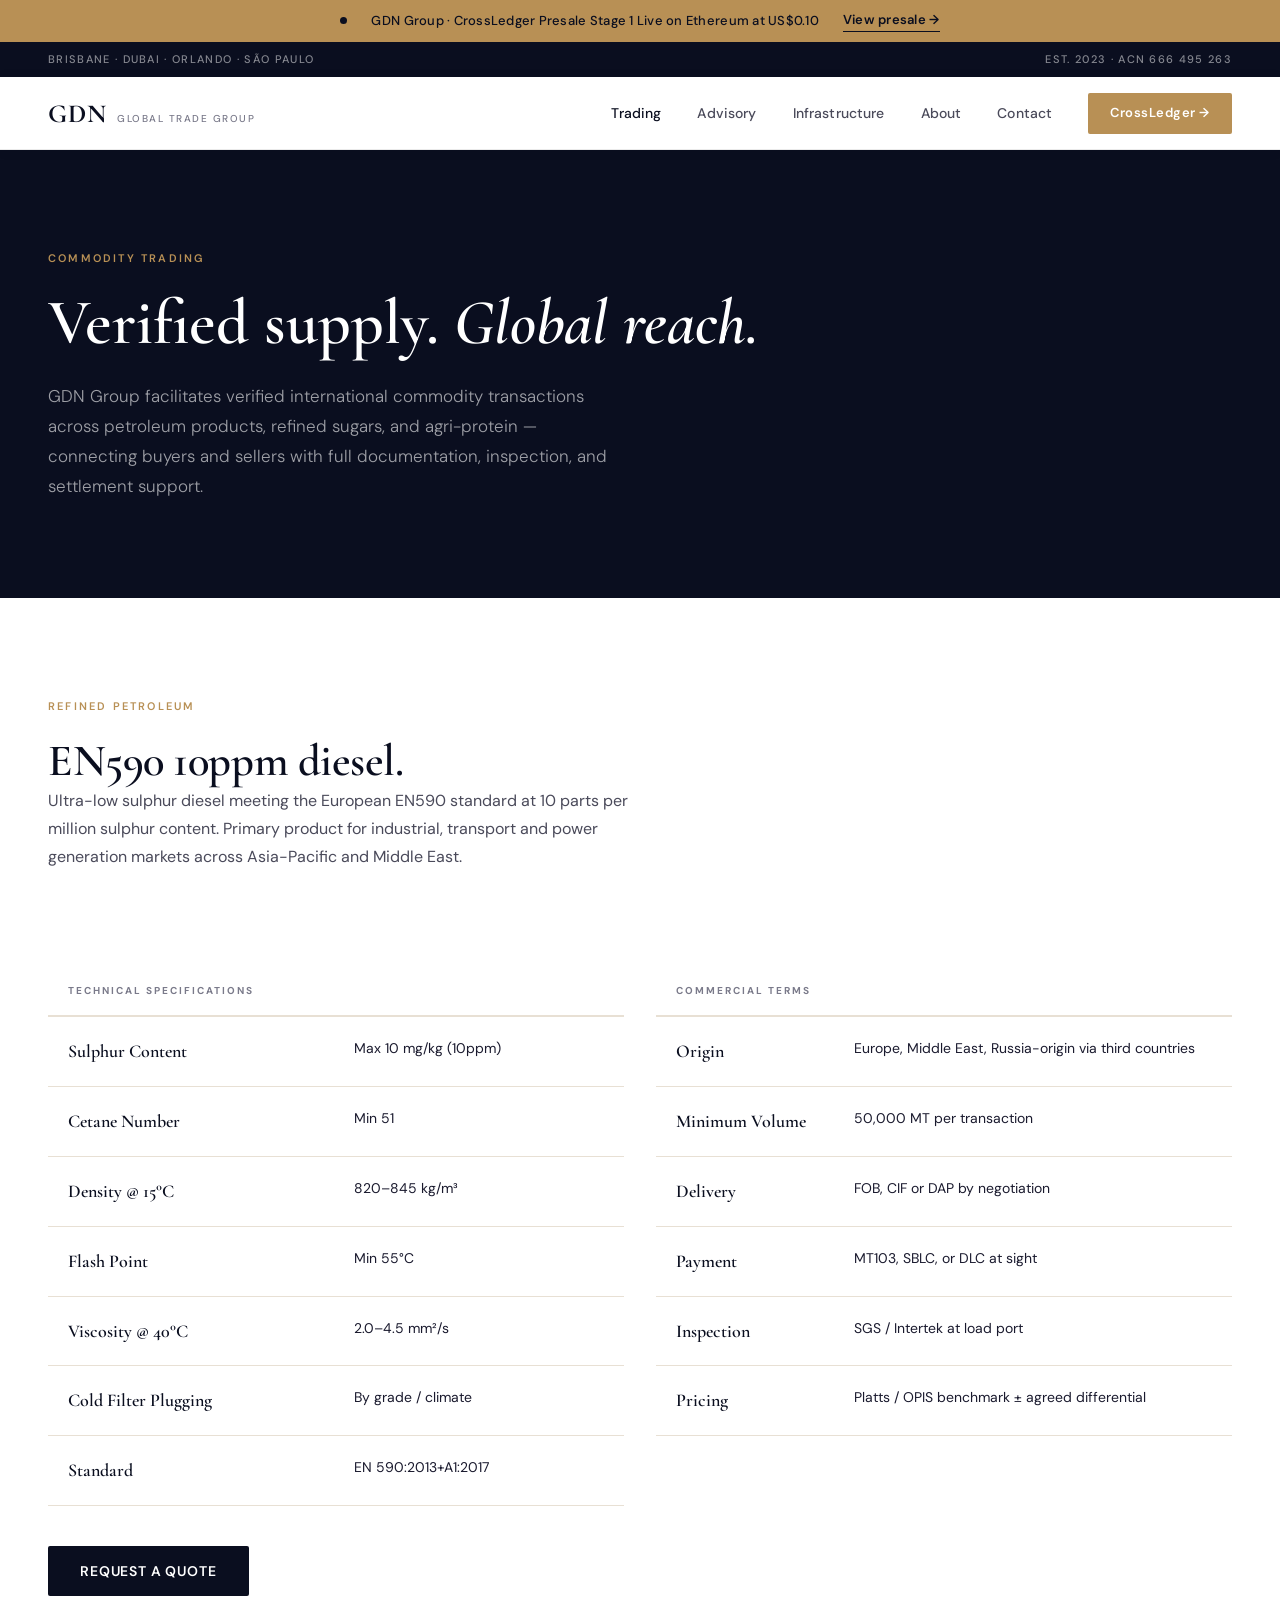
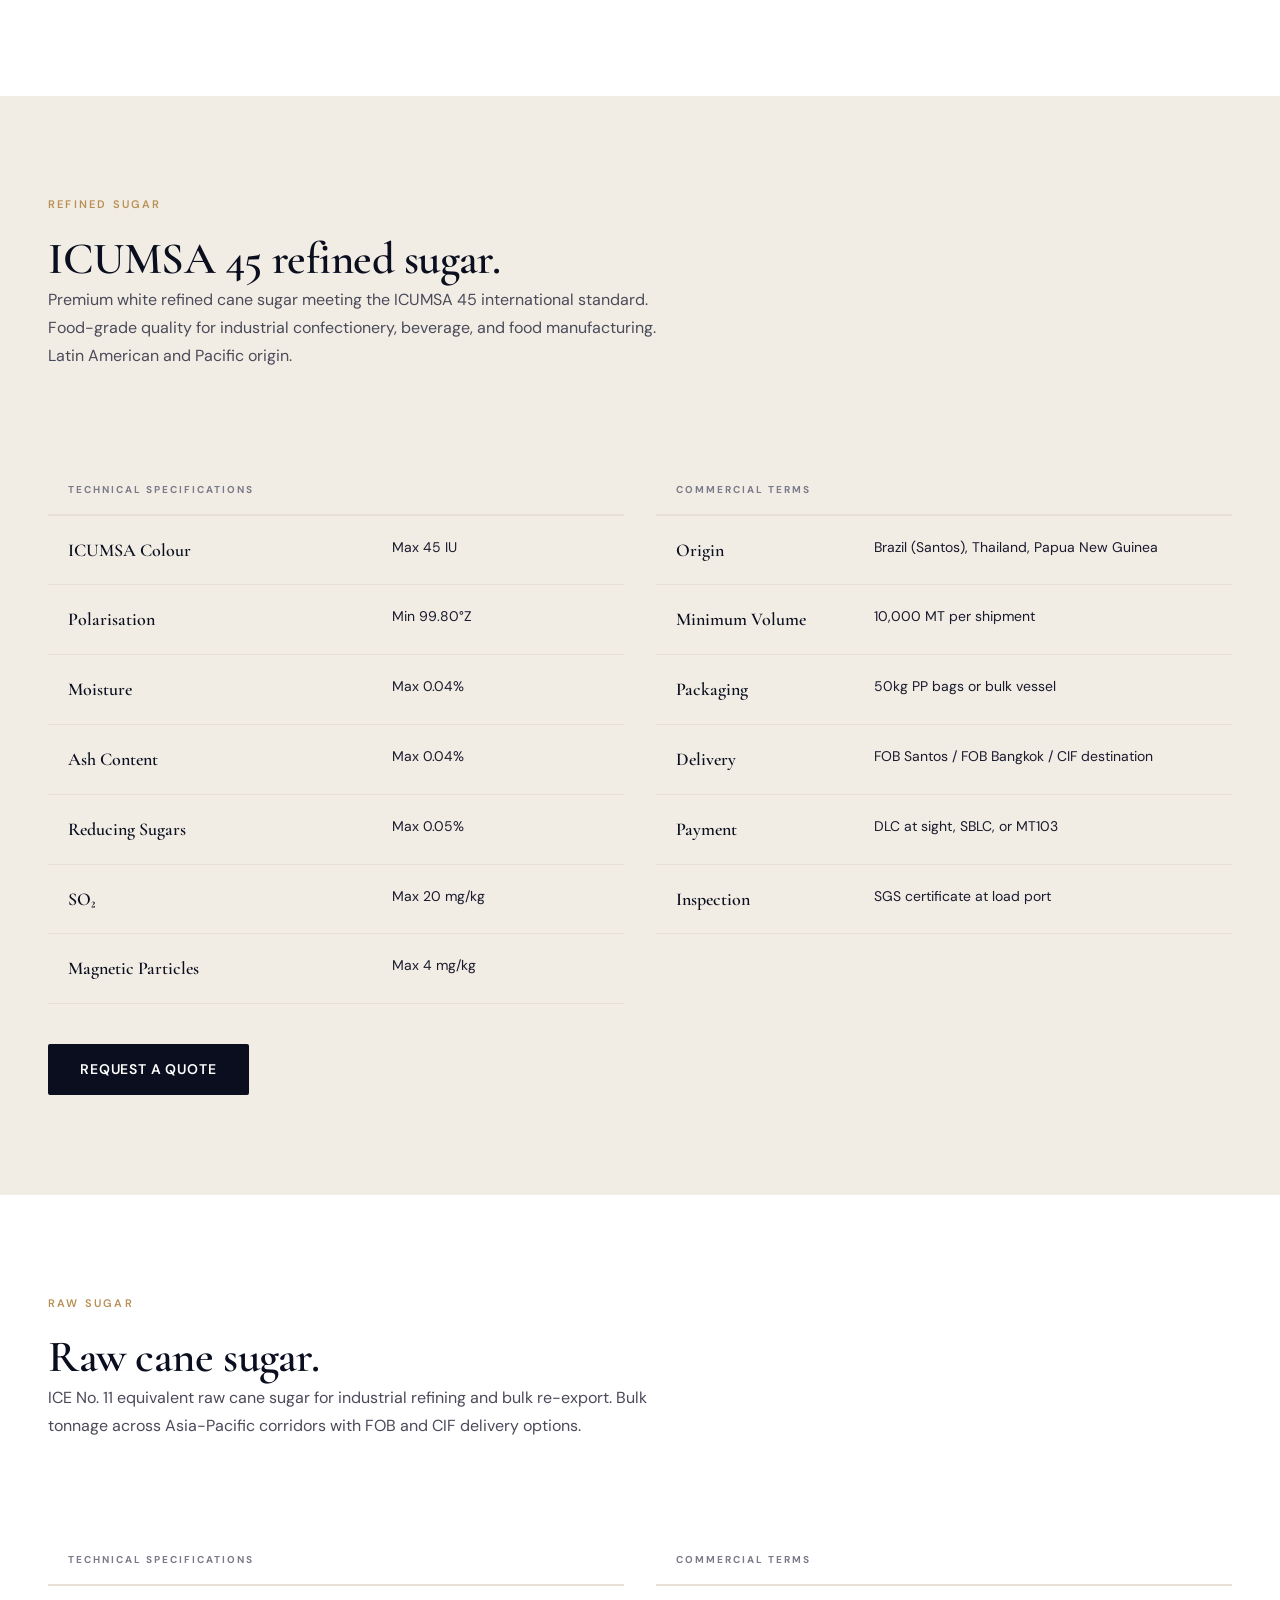
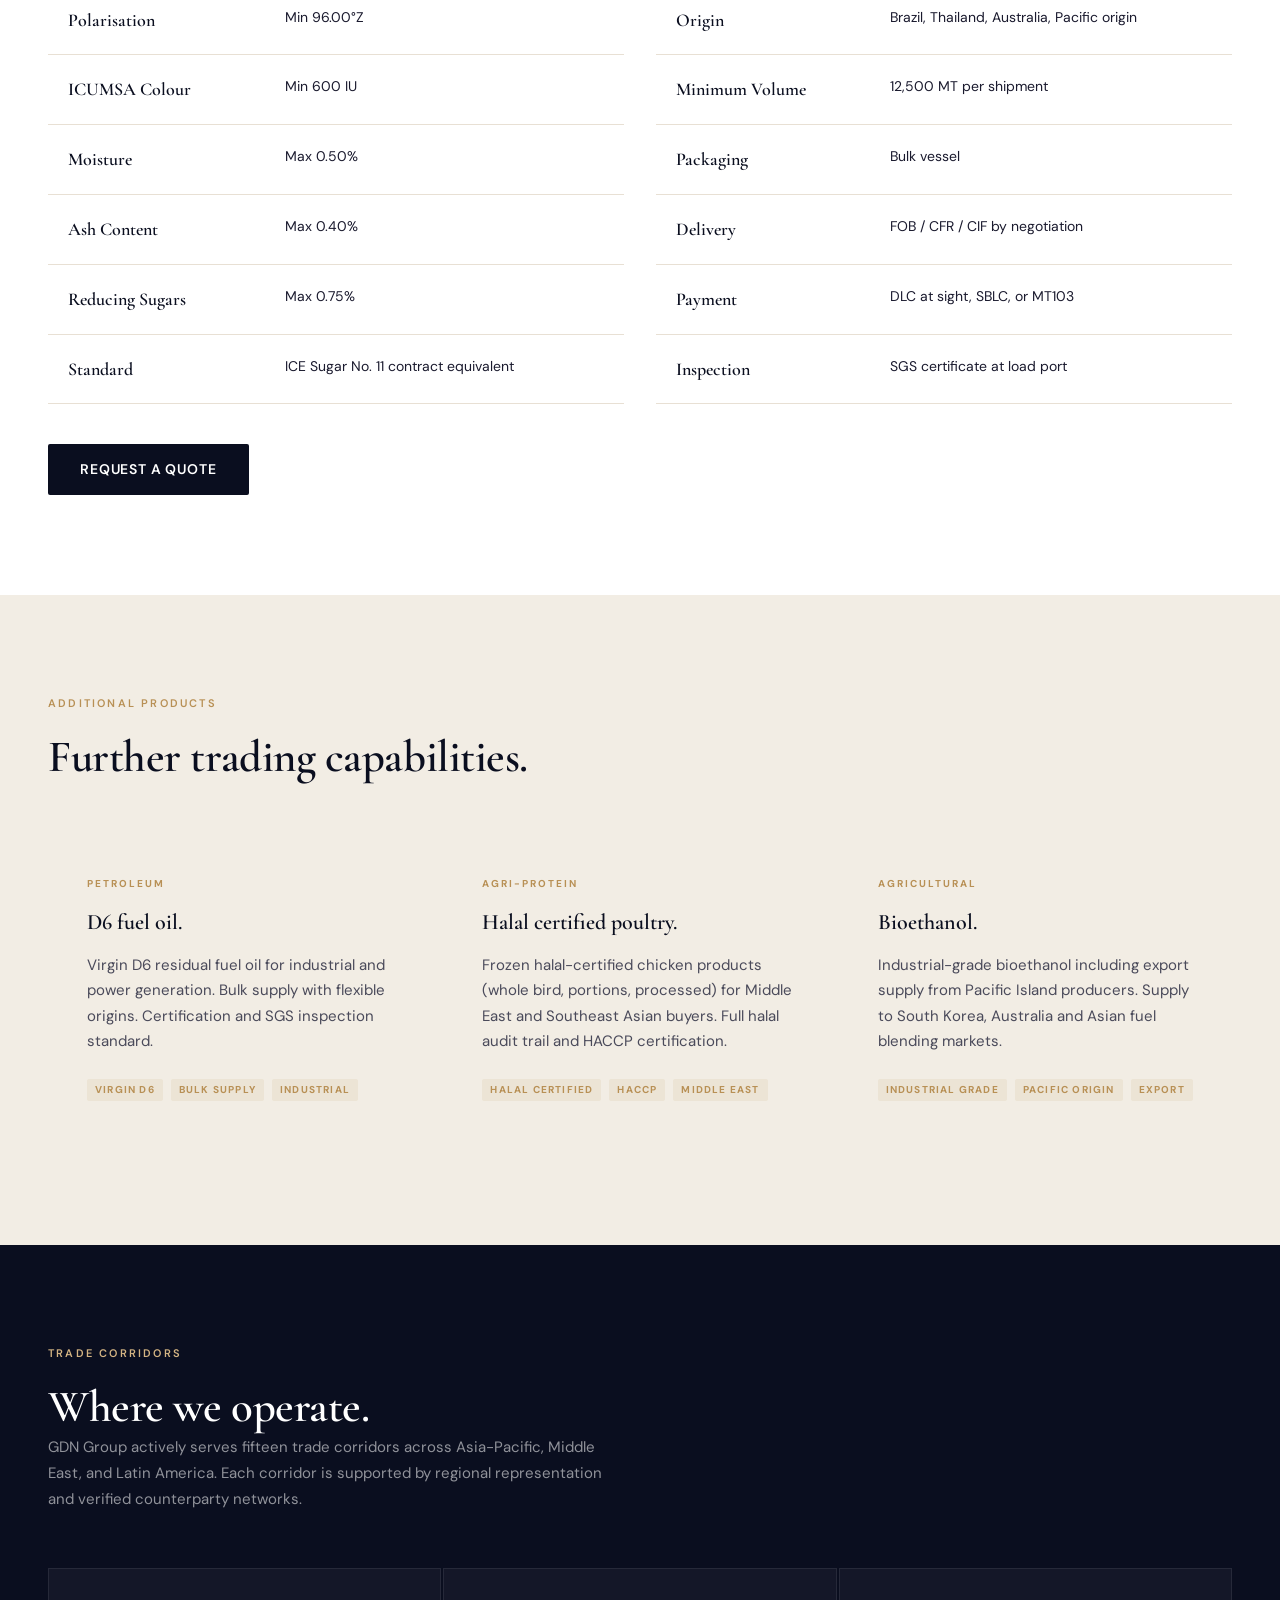
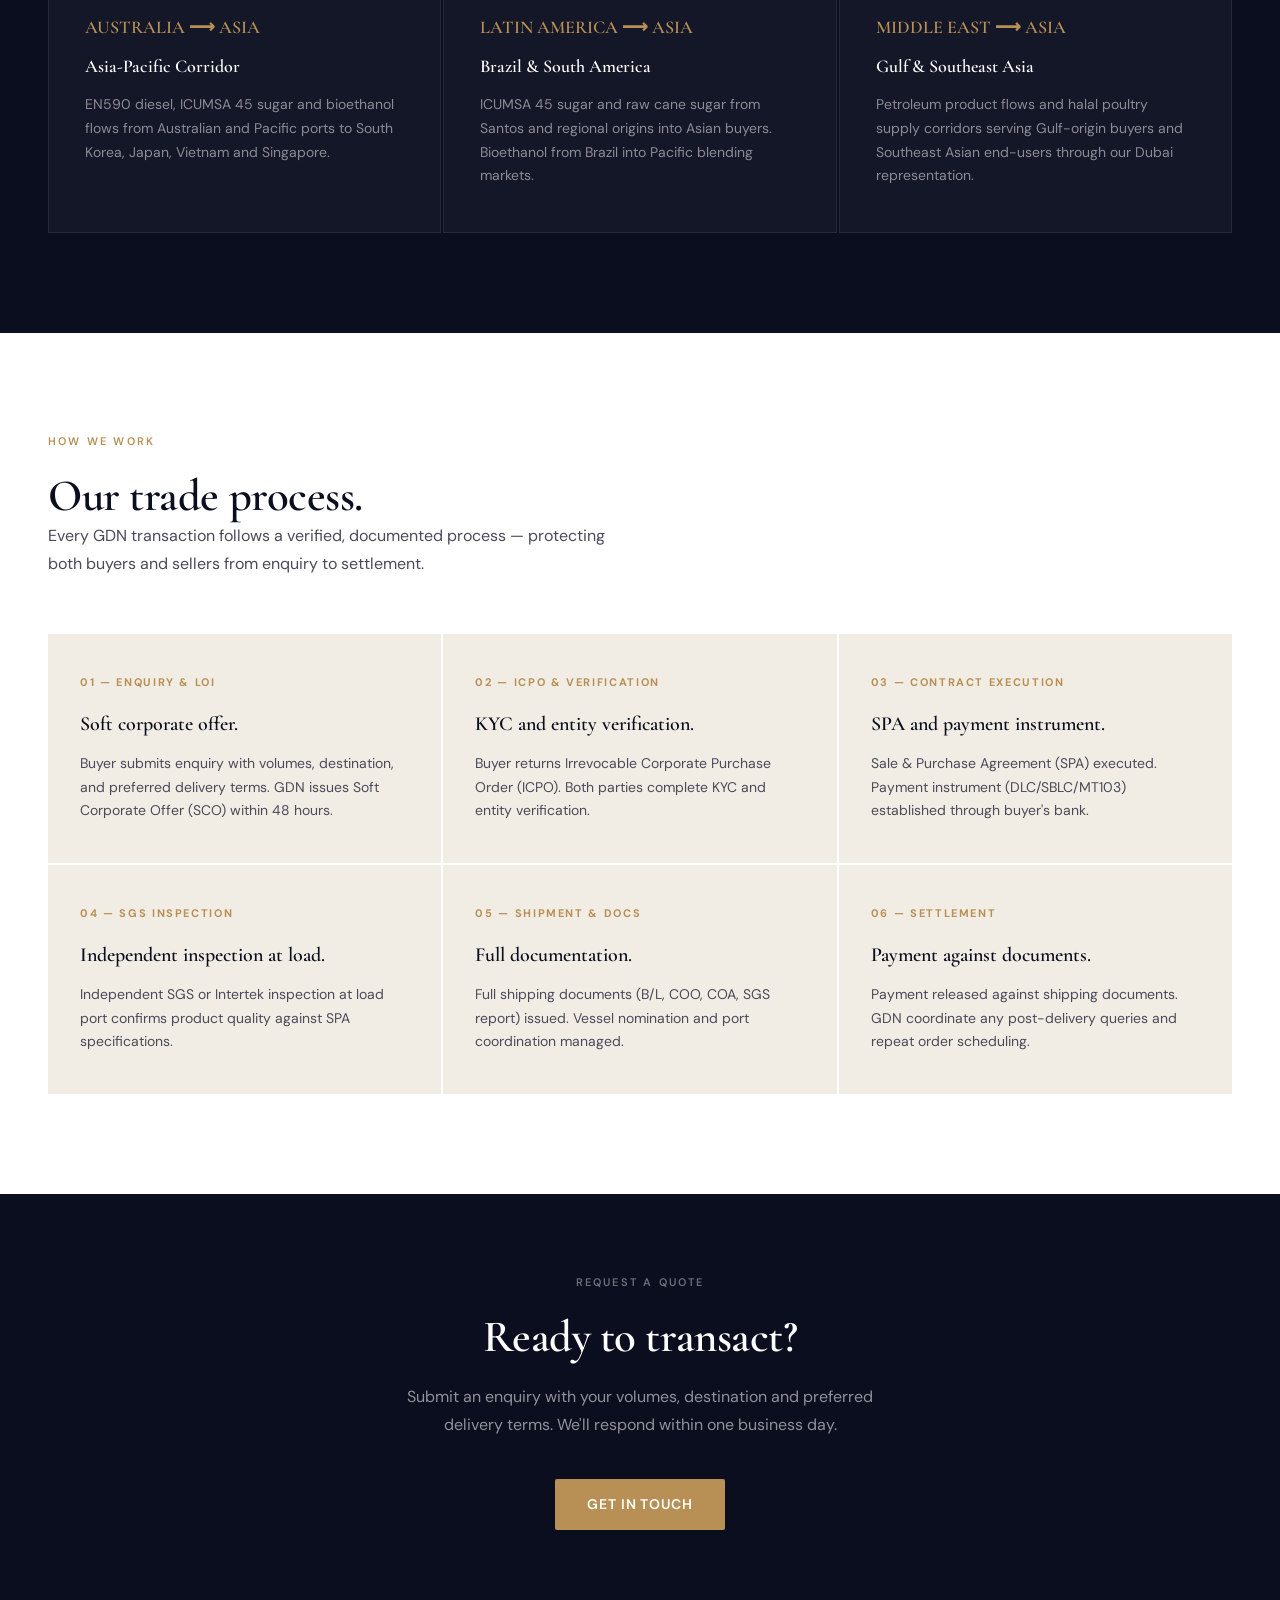
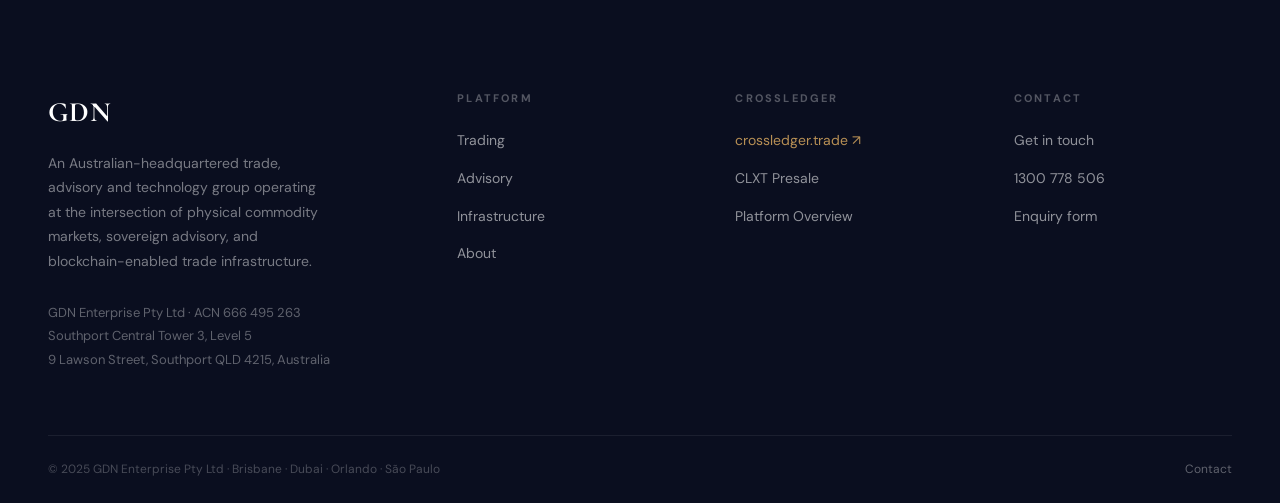
<file: trading.html>
<!DOCTYPE html>
<html lang="en">
<head>
  <meta charset="UTF-8" />
  <meta name="viewport" content="width=device-width, initial-scale=1.0" />
  <title>Trading Products — GDN Group</title>
  <meta name="description" content="Verified international commodity transactions across petroleum products, refined sugars, and agri-protein." />
  <link rel="preconnect" href="https://fonts.googleapis.com" />
  <link rel="preconnect" href="https://fonts.gstatic.com" crossorigin />
  <link href="https://fonts.googleapis.com/css2?family=Cormorant+Garamond:ital,wght@0,400;0,500;0,600;0,700;1,400;1,600&family=DM+Sans:wght@300;400;500;600&display=swap" rel="stylesheet" />
  <link rel="stylesheet" href="/assets/css/styles.css" />
</head>
<body>

  <!-- Announcement Bar -->
  <div class="announcement-bar">
    <div class="announcement-inner">
      <span class="announcement-dot"></span>
      <span>GDN Group · CrossLedger Presale Stage 1 Live on Ethereum at US$0.10</span>
      <a href="https://crossledger.trade">View presale →</a>
    </div>
  </div>

  <!-- Top Bar -->
  <div class="topbar">
    <div class="container-wide topbar-inner">
      <div>BRISBANE · DUBAI · ORLANDO · SÃO PAULO</div>
      <div>EST. 2023 · ACN 666 495 263</div>
    </div>
  </div>

  <!-- Navigation -->
  <nav class="site-nav">
    <div class="container-wide nav-inner">
      <a class="logo" href="/index.html">
        <span class="logo-mark">GDN</span>
        <span class="logo-sub">GLOBAL TRADE GROUP</span>
      </a>
      <div class="nav-links">
        <a href="/trading.html" class="active">Trading</a>
        <a href="/advisory.html">Advisory</a>
        <a href="/crossledger.html">Infrastructure</a>
        <a href="/index.html#about">About</a>
        <a href="/index.html#contact">Contact</a>
        <a href="https://crossledger.trade" class="nav-cta">CrossLedger →</a>
      </div>
    </div>
  </nav>

  <!-- Page Hero -->
  <section class="page-hero">
    <div class="container-wide">
      <div class="eyebrow">COMMODITY TRADING</div>
      <h1>Verified supply. <em>Global reach.</em></h1>
      <p class="lede">GDN Group facilitates verified international commodity transactions across petroleum products, refined sugars, and agri-protein — connecting buyers and sellers with full documentation, inspection, and settlement support.</p>
    </div>
  </section>

  <!-- EN590 -->
  <section class="trade-table" id="en590">
    <div class="container-wide">
      <div class="section-eyebrow">REFINED PETROLEUM</div>
      <h2>EN590 10ppm diesel.</h2>
      <p style="font-size:16px;color:var(--text-mid);line-height:1.75;max-width:620px;margin:0 0 48px;">Ultra-low sulphur diesel meeting the European EN590 standard at 10 parts per million sulphur content. Primary product for industrial, transport and power generation markets across Asia-Pacific and Middle East.</p>
      <div style="display:grid;grid-template-columns:1fr 1fr;gap:32px;">
        <div>
          <table>
            <thead><tr><th colspan="2">TECHNICAL SPECIFICATIONS</th></tr></thead>
            <tbody>
              <tr><td>Sulphur Content</td><td>Max 10 mg/kg (10ppm)</td></tr>
              <tr><td>Cetane Number</td><td>Min 51</td></tr>
              <tr><td>Density @ 15°C</td><td>820–845 kg/m³</td></tr>
              <tr><td>Flash Point</td><td>Min 55°C</td></tr>
              <tr><td>Viscosity @ 40°C</td><td>2.0–4.5 mm²/s</td></tr>
              <tr><td>Cold Filter Plugging</td><td>By grade / climate</td></tr>
              <tr><td>Standard</td><td>EN 590:2013+A1:2017</td></tr>
            </tbody>
          </table>
        </div>
        <div>
          <table>
            <thead><tr><th colspan="2">COMMERCIAL TERMS</th></tr></thead>
            <tbody>
              <tr><td>Origin</td><td>Europe, Middle East, Russia-origin via third countries</td></tr>
              <tr><td>Minimum Volume</td><td>50,000 MT per transaction</td></tr>
              <tr><td>Delivery</td><td>FOB, CIF or DAP by negotiation</td></tr>
              <tr><td>Payment</td><td>MT103, SBLC, or DLC at sight</td></tr>
              <tr><td>Inspection</td><td>SGS / Intertek at load port</td></tr>
              <tr><td>Pricing</td><td>Platts / OPIS benchmark ± agreed differential</td></tr>
            </tbody>
          </table>
        </div>
      </div>
      <div style="margin-top:40px;">
        <a class="btn-primary" href="/index.html#contact" style="background:var(--navy);">Request a quote</a>
      </div>
    </div>
  </section>

  <!-- ICUMSA -->
  <section class="trade-table" id="icumsa" style="background:var(--cream);">
    <div class="container-wide">
      <div class="section-eyebrow">REFINED SUGAR</div>
      <h2>ICUMSA 45 refined sugar.</h2>
      <p style="font-size:16px;color:var(--text-mid);line-height:1.75;max-width:620px;margin:0 0 48px;">Premium white refined cane sugar meeting the ICUMSA 45 international standard. Food-grade quality for industrial confectionery, beverage, and food manufacturing. Latin American and Pacific origin.</p>
      <div style="display:grid;grid-template-columns:1fr 1fr;gap:32px;">
        <div>
          <table>
            <thead><tr><th colspan="2">TECHNICAL SPECIFICATIONS</th></tr></thead>
            <tbody>
              <tr><td>ICUMSA Colour</td><td>Max 45 IU</td></tr>
              <tr><td>Polarisation</td><td>Min 99.80°Z</td></tr>
              <tr><td>Moisture</td><td>Max 0.04%</td></tr>
              <tr><td>Ash Content</td><td>Max 0.04%</td></tr>
              <tr><td>Reducing Sugars</td><td>Max 0.05%</td></tr>
              <tr><td>SO₂</td><td>Max 20 mg/kg</td></tr>
              <tr><td>Magnetic Particles</td><td>Max 4 mg/kg</td></tr>
            </tbody>
          </table>
        </div>
        <div>
          <table>
            <thead><tr><th colspan="2">COMMERCIAL TERMS</th></tr></thead>
            <tbody>
              <tr><td>Origin</td><td>Brazil (Santos), Thailand, Papua New Guinea</td></tr>
              <tr><td>Minimum Volume</td><td>10,000 MT per shipment</td></tr>
              <tr><td>Packaging</td><td>50kg PP bags or bulk vessel</td></tr>
              <tr><td>Delivery</td><td>FOB Santos / FOB Bangkok / CIF destination</td></tr>
              <tr><td>Payment</td><td>DLC at sight, SBLC, or MT103</td></tr>
              <tr><td>Inspection</td><td>SGS certificate at load port</td></tr>
            </tbody>
          </table>
        </div>
      </div>
      <div style="margin-top:40px;">
        <a class="btn-primary" href="/index.html#contact" style="background:var(--navy);">Request a quote</a>
      </div>
    </div>
  </section>

  <!-- Raw Sugar -->
  <section class="trade-table" id="raw-sugar">
    <div class="container-wide">
      <div class="section-eyebrow">RAW SUGAR</div>
      <h2>Raw cane sugar.</h2>
      <p style="font-size:16px;color:var(--text-mid);line-height:1.75;max-width:620px;margin:0 0 48px;">ICE No. 11 equivalent raw cane sugar for industrial refining and bulk re-export. Bulk tonnage across Asia-Pacific corridors with FOB and CIF delivery options.</p>
      <div style="display:grid;grid-template-columns:1fr 1fr;gap:32px;">
        <div>
          <table>
            <thead><tr><th colspan="2">TECHNICAL SPECIFICATIONS</th></tr></thead>
            <tbody>
              <tr><td>Polarisation</td><td>Min 96.00°Z</td></tr>
              <tr><td>ICUMSA Colour</td><td>Min 600 IU</td></tr>
              <tr><td>Moisture</td><td>Max 0.50%</td></tr>
              <tr><td>Ash Content</td><td>Max 0.40%</td></tr>
              <tr><td>Reducing Sugars</td><td>Max 0.75%</td></tr>
              <tr><td>Standard</td><td>ICE Sugar No. 11 contract equivalent</td></tr>
            </tbody>
          </table>
        </div>
        <div>
          <table>
            <thead><tr><th colspan="2">COMMERCIAL TERMS</th></tr></thead>
            <tbody>
              <tr><td>Origin</td><td>Brazil, Thailand, Australia, Pacific origin</td></tr>
              <tr><td>Minimum Volume</td><td>12,500 MT per shipment</td></tr>
              <tr><td>Packaging</td><td>Bulk vessel</td></tr>
              <tr><td>Delivery</td><td>FOB / CFR / CIF by negotiation</td></tr>
              <tr><td>Payment</td><td>DLC at sight, SBLC, or MT103</td></tr>
              <tr><td>Inspection</td><td>SGS certificate at load port</td></tr>
            </tbody>
          </table>
        </div>
      </div>
      <div style="margin-top:40px;">
        <a class="btn-primary" href="/index.html#contact" style="background:var(--navy);">Request a quote</a>
      </div>
    </div>
  </section>

  <!-- Additional Products -->
  <section class="pillars" style="background:var(--cream);">
    <div class="container-wide">
      <div class="section-eyebrow">ADDITIONAL PRODUCTS</div>
      <h2>Further trading capabilities.</h2>
      <div class="pillars-grid">
        <div class="pillar" id="d6">
          <div class="pillar-tag">PETROLEUM</div>
          <div class="pillar-h">D6 fuel oil.</div>
          <p>Virgin D6 residual fuel oil for industrial and power generation. Bulk supply with flexible origins. Certification and SGS inspection standard.</p>
          <div style="display:flex;gap:8px;flex-wrap:wrap;margin-top:16px;">
            <span class="trade-badge">Virgin D6</span>
            <span class="trade-badge">Bulk Supply</span>
            <span class="trade-badge">Industrial</span>
          </div>
        </div>
        <div class="pillar" id="poultry">
          <div class="pillar-tag">AGRI-PROTEIN</div>
          <div class="pillar-h">Halal certified poultry.</div>
          <p>Frozen halal-certified chicken products (whole bird, portions, processed) for Middle East and Southeast Asian buyers. Full halal audit trail and HACCP certification.</p>
          <div style="display:flex;gap:8px;flex-wrap:wrap;margin-top:16px;">
            <span class="trade-badge">Halal Certified</span>
            <span class="trade-badge">HACCP</span>
            <span class="trade-badge">Middle East</span>
          </div>
        </div>
        <div class="pillar" id="bioethanol">
          <div class="pillar-tag">AGRICULTURAL</div>
          <div class="pillar-h">Bioethanol.</div>
          <p>Industrial-grade bioethanol including export supply from Pacific Island producers. Supply to South Korea, Australia and Asian fuel blending markets.</p>
          <div style="display:flex;gap:8px;flex-wrap:wrap;margin-top:16px;">
            <span class="trade-badge">Industrial Grade</span>
            <span class="trade-badge">Pacific Origin</span>
            <span class="trade-badge">Export</span>
          </div>
        </div>
      </div>
    </div>
  </section>

  <!-- Trade Corridors -->
  <section class="corridors">
    <div class="container-wide">
      <div class="section-eyebrow">TRADE CORRIDORS</div>
      <h2>Where we operate.</h2>
      <p>GDN Group actively serves fifteen trade corridors across Asia-Pacific, Middle East, and Latin America. Each corridor is supported by regional representation and verified counterparty networks.</p>
      <div class="corridors-grid">
        <div class="corridor-card">
          <div class="corridor-route">AUSTRALIA ⟶ ASIA</div>
          <h3>Asia-Pacific Corridor</h3>
          <p>EN590 diesel, ICUMSA 45 sugar and bioethanol flows from Australian and Pacific ports to South Korea, Japan, Vietnam and Singapore.</p>
        </div>
        <div class="corridor-card">
          <div class="corridor-route">LATIN AMERICA ⟶ ASIA</div>
          <h3>Brazil & South America</h3>
          <p>ICUMSA 45 sugar and raw cane sugar from Santos and regional origins into Asian buyers. Bioethanol from Brazil into Pacific blending markets.</p>
        </div>
        <div class="corridor-card">
          <div class="corridor-route">MIDDLE EAST ⟶ ASIA</div>
          <h3>Gulf & Southeast Asia</h3>
          <p>Petroleum product flows and halal poultry supply corridors serving Gulf-origin buyers and Southeast Asian end-users through our Dubai representation.</p>
        </div>
      </div>
    </div>
  </section>

  <!-- Process -->
  <section class="trade-table" style="padding:100px 0;background:var(--white);">
    <div class="container-wide">
      <div class="section-eyebrow">HOW WE WORK</div>
      <h2>Our trade process.</h2>
      <p style="font-size:16px;color:var(--text-mid);line-height:1.75;max-width:560px;margin:0 0 56px;">Every GDN transaction follows a verified, documented process — protecting both buyers and sellers from enquiry to settlement.</p>
      <div style="display:grid;grid-template-columns:repeat(3,1fr);gap:2px;">
        <div style="padding:40px 32px;background:var(--cream);">
          <div style="font-size:11px;font-weight:700;letter-spacing:0.15em;color:var(--gold);margin-bottom:16px;">01 — ENQUIRY & LOI</div>
          <h3 style="font-size:20px;margin-bottom:12px;">Soft corporate offer.</h3>
          <p style="font-size:14px;color:var(--text-mid);line-height:1.7;margin:0;">Buyer submits enquiry with volumes, destination, and preferred delivery terms. GDN issues Soft Corporate Offer (SCO) within 48 hours.</p>
        </div>
        <div style="padding:40px 32px;background:var(--cream);">
          <div style="font-size:11px;font-weight:700;letter-spacing:0.15em;color:var(--gold);margin-bottom:16px;">02 — ICPO & VERIFICATION</div>
          <h3 style="font-size:20px;margin-bottom:12px;">KYC and entity verification.</h3>
          <p style="font-size:14px;color:var(--text-mid);line-height:1.7;margin:0;">Buyer returns Irrevocable Corporate Purchase Order (ICPO). Both parties complete KYC and entity verification.</p>
        </div>
        <div style="padding:40px 32px;background:var(--cream);">
          <div style="font-size:11px;font-weight:700;letter-spacing:0.15em;color:var(--gold);margin-bottom:16px;">03 — CONTRACT EXECUTION</div>
          <h3 style="font-size:20px;margin-bottom:12px;">SPA and payment instrument.</h3>
          <p style="font-size:14px;color:var(--text-mid);line-height:1.7;margin:0;">Sale &amp; Purchase Agreement (SPA) executed. Payment instrument (DLC/SBLC/MT103) established through buyer's bank.</p>
        </div>
        <div style="padding:40px 32px;background:var(--cream);">
          <div style="font-size:11px;font-weight:700;letter-spacing:0.15em;color:var(--gold);margin-bottom:16px;">04 — SGS INSPECTION</div>
          <h3 style="font-size:20px;margin-bottom:12px;">Independent inspection at load.</h3>
          <p style="font-size:14px;color:var(--text-mid);line-height:1.7;margin:0;">Independent SGS or Intertek inspection at load port confirms product quality against SPA specifications.</p>
        </div>
        <div style="padding:40px 32px;background:var(--cream);">
          <div style="font-size:11px;font-weight:700;letter-spacing:0.15em;color:var(--gold);margin-bottom:16px;">05 — SHIPMENT & DOCS</div>
          <h3 style="font-size:20px;margin-bottom:12px;">Full documentation.</h3>
          <p style="font-size:14px;color:var(--text-mid);line-height:1.7;margin:0;">Full shipping documents (B/L, COO, COA, SGS report) issued. Vessel nomination and port coordination managed.</p>
        </div>
        <div style="padding:40px 32px;background:var(--cream);">
          <div style="font-size:11px;font-weight:700;letter-spacing:0.15em;color:var(--gold);margin-bottom:16px;">06 — SETTLEMENT</div>
          <h3 style="font-size:20px;margin-bottom:12px;">Payment against documents.</h3>
          <p style="font-size:14px;color:var(--text-mid);line-height:1.7;margin:0;">Payment released against shipping documents. GDN coordinate any post-delivery queries and repeat order scheduling.</p>
        </div>
      </div>
    </div>
  </section>

  <!-- CTA -->
  <section class="recent" style="padding:80px 0;">
    <div class="container-wide" style="text-align:center;">
      <div class="section-eyebrow" style="color:rgba(255,255,255,0.4);">REQUEST A QUOTE</div>
      <h2 style="color:var(--white);margin-bottom:20px;">Ready to transact?</h2>
      <p style="font-size:16px;color:rgba(255,255,255,0.55);max-width:480px;margin:0 auto 40px;line-height:1.75;">Submit an enquiry with your volumes, destination and preferred delivery terms. We'll respond within one business day.</p>
      <a class="btn-primary" href="/index.html#contact">Get in touch</a>
    </div>
  </section>

  <!-- Footer -->
  <footer>
    <div class="container-wide">
      <div class="footer-grid">
        <div class="footer-brand">
          <div class="footer-logo">GDN</div>
          <p>An Australian-headquartered trade, advisory and technology group operating at the intersection of physical commodity markets, sovereign advisory, and blockchain-enabled trade infrastructure.</p>
          <div class="footer-address">
            GDN Enterprise Pty Ltd · ACN 666 495 263<br />
            Southport Central Tower 3, Level 5<br />
            9 Lawson Street, Southport QLD 4215, Australia
          </div>
        </div>
        <div class="footer-col">
          <h4>PLATFORM</h4>
          <ul>
            <li><a href="/trading.html">Trading</a></li>
            <li><a href="/advisory.html">Advisory</a></li>
            <li><a href="/crossledger.html">Infrastructure</a></li>
            <li><a href="/index.html#about">About</a></li>
          </ul>
        </div>
        <div class="footer-col">
          <h4>CROSSLEDGER</h4>
          <ul>
            <li><a href="https://crossledger.trade" class="gold-link">crossledger.trade ↗</a></li>
            <li><a href="https://crossledger.trade">CLXT Presale</a></li>
            <li><a href="https://crossledger.trade">Platform Overview</a></li>
          </ul>
        </div>
        <div class="footer-col">
          <h4>CONTACT</h4>
          <ul>
            <li><a href="/index.html#contact">Get in touch</a></li>
            <li><a href="tel:1300778506">1300 778 506</a></li>
            <li><a href="/index.html#contact">Enquiry form</a></li>
          </ul>
        </div>
      </div>
      <div class="footer-bottom">
        <div>© 2025 GDN Enterprise Pty Ltd · Brisbane · Dubai · Orlando · São Paulo</div>
        <div><a href="/index.html#contact">Contact</a></div>
      </div>
    </div>
  </footer>

  <script src="/js/main.js" defer></script>
</body>
</html>
</file>
<file: assets/css/styles.css>
/* GDN Group — Design System v2 (CrossLedger-inspired) */
/* Fonts: Cormorant Garamond (headings) + DM Sans (body) */
@import url('https://fonts.googleapis.com/css2?family=Cormorant+Garamond:ital,wght@0,400;0,500;0,600;0,700;1,400;1,600&family=DM+Sans:wght@300;400;500;600&display=swap');

*, *::before, *::after { box-sizing: border-box; }
html, body { margin: 0; padding: 0; }

/* ---- Design Tokens ---- */
:root {
  --navy: #0A0E1F;
  --navy-mid: #0F1628;
  --navy-light: #1a2240;
  --cream: #F2EDE4;
  --cream-dark: #E8E0D4;
  --gold: #B89055;
  --gold-light: #C9A96E;
  --gold-pale: #D4B483;
  --white: #FFFFFF;
  --text-dark: #1A1A2E;
  --text-mid: #4A4A5A;
  --text-light: #7A7A8A;
  --border-light: rgba(255,255,255,0.08);
  --border-cream: rgba(184,144,85,0.25);
}

body {
  font-family: 'DM Sans', -apple-system, BlinkMacSystemFont, sans-serif;
  color: var(--text-dark);
  background: var(--white);
  -webkit-font-smoothing: antialiased;
  -moz-osx-font-smoothing: grayscale;
  line-height: 1.6;
  font-size: 16px;
}
a { color: inherit; text-decoration: none; }
img { display: block; max-width: 100%; }

/* ---- Layout ---- */
.container-wide { max-width: 1280px; margin: 0 auto; padding: 0 48px; }
@media (max-width: 768px) { .container-wide { padding: 0 24px; } }

/* ---- Announcement Bar ---- */
.announcement-bar {
  background: var(--gold);
  color: var(--navy);
  font-size: 13px;
  font-weight: 500;
  letter-spacing: 0.02em;
  padding: 10px 0;
  text-align: center;
  position: relative;
}
.announcement-bar a {
  color: var(--navy);
  font-weight: 600;
  border-bottom: 1px solid var(--navy);
}
.announcement-inner {
  display: flex;
  align-items: center;
  justify-content: center;
  gap: 24px;
  padding: 0 48px;
}
.announcement-dot {
  width: 7px; height: 7px;
  background: var(--navy);
  border-radius: 50%;
  flex-shrink: 0;
  animation: pulse 2s ease-in-out infinite;
}
@keyframes pulse {
  0%, 100% { opacity: 1; transform: scale(1); }
  50% { opacity: 0.5; transform: scale(0.85); }
}

/* ---- Top Bar ---- */
.topbar {
  background: var(--navy);
  color: rgba(255,255,255,0.5);
  font-size: 11px;
  font-weight: 500;
  letter-spacing: 0.12em;
  padding: 9px 0;
}
.topbar-inner {
  display: flex;
  justify-content: space-between;
  align-items: center;
}

/* ---- Nav ---- */
nav.site-nav {
  background: var(--white);
  padding: 0;
  position: sticky;
  top: 0;
  z-index: 100;
  border-bottom: 1px solid #EAEAEA;
  box-shadow: 0 1px 12px rgba(0,0,0,0.06);
}
.nav-inner {
  display: flex;
  align-items: center;
  justify-content: space-between;
  height: 72px;
}
.logo {
  display: flex;
  align-items: baseline;
  gap: 10px;
  text-decoration: none;
}
.logo-mark {
  font-family: 'Cormorant Garamond', Georgia, serif;
  font-size: 26px;
  font-weight: 700;
  color: var(--navy);
  letter-spacing: 0.04em;
}
.logo-sub {
  font-size: 10px;
  font-weight: 500;
  color: var(--text-light);
  letter-spacing: 0.15em;
  text-transform: uppercase;
}
.nav-links {
  display: flex;
  align-items: center;
  gap: 36px;
}
.nav-links a {
  font-size: 14px;
  font-weight: 500;
  color: var(--text-mid);
  letter-spacing: 0.01em;
  transition: color 0.2s;
  position: relative;
}
.nav-links a:hover { color: var(--navy); }
.nav-links a.active { color: var(--navy); }
.nav-cta {
  background: var(--gold) !important;
  color: var(--white) !important;
  padding: 10px 22px !important;
  border-radius: 2px;
  font-weight: 600 !important;
  font-size: 13px !important;
  letter-spacing: 0.04em !important;
  transition: background 0.2s, transform 0.15s !important;
  white-space: nowrap;
}
.nav-cta:hover {
  background: var(--gold-light) !important;
  transform: translateY(-1px);
}

/* ---- Hero ---- */
.hero {
  position: relative;
  background: var(--navy);
  min-height: 88vh;
  display: flex;
  align-items: center;
  overflow: hidden;
}
.hero-img {
  position: absolute;
  inset: 0;
  width: 100%;
  height: 100%;
  object-fit: cover;
  object-position: center;
  opacity: 0.22;
}
.hero-overlay {
  position: absolute;
  inset: 0;
  background: linear-gradient(135deg, rgba(10,14,31,0.98) 0%, rgba(10,14,31,0.7) 55%, rgba(10,14,31,0.45) 100%);
}
.hero-content {
  position: relative;
  z-index: 2;
  max-width: 740px;
  padding: 120px 0 100px;
}
.eyebrow {
  font-size: 11px;
  font-weight: 600;
  letter-spacing: 0.2em;
  color: var(--gold);
  text-transform: uppercase;
  margin-bottom: 28px;
}
.hero-text h1 {
  font-family: 'Cormorant Garamond', Georgia, serif;
  font-size: clamp(52px, 6.5vw, 90px);
  font-weight: 600;
  color: var(--white);
  line-height: 1.05;
  margin: 0 0 28px;
  letter-spacing: -0.01em;
}
.hero-lede {
  font-size: 17px;
  color: rgba(255,255,255,0.65);
  line-height: 1.75;
  max-width: 560px;
  margin: 0 0 44px;
  font-weight: 300;
}
.cta-row {
  display: flex;
  align-items: center;
  gap: 28px;
  flex-wrap: wrap;
}
.btn-primary {
  display: inline-block;
  background: var(--gold);
  color: var(--white);
  padding: 14px 32px;
  font-size: 14px;
  font-weight: 600;
  letter-spacing: 0.06em;
  text-transform: uppercase;
  border-radius: 2px;
  transition: background 0.2s, transform 0.15s;
}
.btn-primary:hover { background: var(--gold-light); transform: translateY(-2px); }
.btn-primary.gold { background: var(--gold); }
.btn-text {
  font-size: 14px;
  color: rgba(255,255,255,0.7);
  border-bottom: 1px solid rgba(255,255,255,0.3);
  padding-bottom: 2px;
  transition: color 0.2s, border-color 0.2s;
  font-weight: 500;
}
.btn-text:hover { color: var(--white); border-color: var(--white); }

/* ---- Stats ---- */
.stats {
  background: var(--cream);
  padding: 56px 0;
  border-bottom: 1px solid var(--cream-dark);
}
.stats-grid {
  display: grid;
  grid-template-columns: repeat(4, 1fr);
  gap: 0;
  divide: 1px solid var(--cream-dark);
}
.stats-grid > div {
  padding: 24px 32px;
  border-right: 1px solid var(--cream-dark);
  text-align: center;
}
.stats-grid > div:last-child { border-right: none; }
.stat-num {
  font-family: 'Cormorant Garamond', Georgia, serif;
  font-size: 52px;
  font-weight: 700;
  color: var(--navy);
  line-height: 1;
  margin-bottom: 8px;
}
.stat-label {
  font-size: 12px;
  font-weight: 500;
  letter-spacing: 0.1em;
  text-transform: uppercase;
  color: var(--text-light);
}

/* ---- Section Utilities ---- */
.section-eyebrow {
  font-size: 11px;
  font-weight: 600;
  letter-spacing: 0.2em;
  text-transform: uppercase;
  color: var(--gold);
  margin-bottom: 20px;
}
section h2 {
  font-family: 'Cormorant Garamond', Georgia, serif;
  font-size: clamp(32px, 3.5vw, 52px);
  font-weight: 600;
  color: var(--navy);
  line-height: 1.15;
  margin: 0 0 48px;
  letter-spacing: -0.01em;
}
section h3 {
  font-family: 'Cormorant Garamond', Georgia, serif;
  font-size: 22px;
  font-weight: 600;
  color: var(--navy);
  margin: 0 0 12px;
}

/* ---- Pillars ---- */
.pillars {
  padding: 100px 0;
  background: var(--white);
}
.pillars-grid {
  display: grid;
  grid-template-columns: repeat(3, 1fr);
  gap: 2px;
  margin-top: 0;
}
.pillar {
  padding: 44px 36px;
  background: var(--cream);
  border-left: 3px solid transparent;
  transition: border-color 0.3s, background 0.3s;
}
.pillar:hover { background: var(--cream-dark); border-color: var(--gold); }
.pillar-tag {
  font-size: 10px;
  font-weight: 700;
  letter-spacing: 0.2em;
  text-transform: uppercase;
  color: var(--gold);
  margin-bottom: 16px;
}
.pillar-h {
  font-family: 'Cormorant Garamond', Georgia, serif;
  font-size: 22px;
  font-weight: 600;
  color: var(--navy);
  margin-bottom: 16px;
  line-height: 1.3;
}
.pillar p {
  font-size: 15px;
  color: var(--text-mid);
  line-height: 1.7;
  margin: 0 0 24px;
}
.pillar-link {
  font-size: 13px;
  font-weight: 600;
  color: var(--gold);
  letter-spacing: 0.04em;
  border-bottom: 1px solid transparent;
  padding-bottom: 2px;
  transition: border-color 0.2s;
}
.pillar-link:hover { border-color: var(--gold); }

/* ---- Products ---- */
.products {
  padding: 100px 0;
  background: var(--navy);
}
.products .section-eyebrow { color: var(--gold-pale); }
.products h2 { color: var(--white); }
.products-grid {
  display: grid;
  grid-template-columns: repeat(3, 1fr);
  gap: 2px;
}
.product-card {
  display: block;
  padding: 40px 32px;
  background: rgba(255,255,255,0.04);
  border: 1px solid var(--border-light);
  transition: background 0.3s, border-color 0.3s;
  cursor: pointer;
}
.product-card:hover {
  background: rgba(255,255,255,0.08);
  border-color: rgba(184,144,85,0.4);
}
.product-tag {
  font-size: 10px;
  font-weight: 700;
  letter-spacing: 0.2em;
  text-transform: uppercase;
  color: var(--gold);
  margin-bottom: 14px;
}
.product-card h3 {
  color: var(--white);
  font-size: 20px;
  margin-bottom: 10px;
}
.product-card p {
  font-size: 14px;
  color: rgba(255,255,255,0.5);
  line-height: 1.65;
  margin: 0;
}

/* ---- CrossLedger Band ---- */
.crossledger-band {
  padding: 100px 0;
  background: var(--cream);
}
.cl-grid {
  display: grid;
  grid-template-columns: 1fr 1fr;
  gap: 80px;
  align-items: center;
}
.cl-eyebrow {
  font-size: 11px;
  font-weight: 600;
  letter-spacing: 0.2em;
  text-transform: uppercase;
  color: var(--gold);
  margin-bottom: 20px;
}
.cl-lede {
  font-size: 16px;
  color: var(--text-mid);
  line-height: 1.75;
  margin: 0 0 40px;
}
.cl-card {
  background: var(--navy);
  padding: 44px 40px;
  border-radius: 4px;
  box-shadow: 0 24px 60px rgba(10,14,31,0.18);
}
.cl-card-head {
  display: flex;
  align-items: center;
  justify-content: space-between;
  margin-bottom: 36px;
  padding-bottom: 24px;
  border-bottom: 1px solid var(--border-light);
}
.cl-symbol {
  font-family: 'Cormorant Garamond', Georgia, serif;
  font-size: 28px;
  font-weight: 700;
  color: var(--gold);
  letter-spacing: 0.06em;
}
.cl-network {
  font-size: 10px;
  font-weight: 600;
  letter-spacing: 0.15em;
  color: rgba(255,255,255,0.4);
}
.cl-grid-stats {
  display: grid;
  grid-template-columns: 1fr 1fr;
  gap: 24px 32px;
  margin-bottom: 32px;
}
.cl-stat-label {
  font-size: 10px;
  font-weight: 600;
  letter-spacing: 0.15em;
  text-transform: uppercase;
  color: rgba(255,255,255,0.4);
  margin-bottom: 6px;
}
.cl-stat-num {
  font-family: 'Cormorant Garamond', Georgia, serif;
  font-size: 28px;
  font-weight: 700;
  color: var(--white);
  line-height: 1;
}
.cl-stat-num.gold { color: var(--gold); }
.cl-progress {
  height: 4px;
  background: rgba(255,255,255,0.1);
  border-radius: 2px;
  margin-bottom: 10px;
  overflow: hidden;
}
.cl-progress-fill {
  height: 100%;
  width: 33%;
  background: var(--gold);
  border-radius: 2px;
}
.cl-progress-label {
  font-size: 11px;
  font-weight: 600;
  letter-spacing: 0.12em;
  color: rgba(255,255,255,0.4);
}

/* ---- Team ---- */
.team {
  padding: 100px 0;
  background: var(--white);
}
.team > .container-wide > p {
  font-size: 16px;
  color: var(--text-mid);
  line-height: 1.8;
  max-width: 640px;
  margin: 0 0 64px;
}
.team-grid {
  display: grid;
  grid-template-columns: repeat(2, 1fr);
  gap: 2px;
}
.team-card {
  padding: 48px 40px;
  background: var(--cream);
  transition: background 0.3s;
}
.team-card:hover { background: var(--cream-dark); }
.team-meta {
  font-size: 10px;
  font-weight: 700;
  letter-spacing: 0.18em;
  text-transform: uppercase;
  color: var(--gold);
  margin-bottom: 16px;
}
.team-card h3 {
  font-size: 26px;
  margin-bottom: 16px;
  color: var(--navy);
}
.team-card p {
  font-size: 15px;
  color: var(--text-mid);
  line-height: 1.75;
  margin: 0 0 24px;
}
.team-tags {
  display: flex;
  flex-wrap: wrap;
  gap: 8px;
}
.team-tags span {
  font-size: 11px;
  font-weight: 600;
  letter-spacing: 0.08em;
  text-transform: uppercase;
  color: var(--navy);
  background: var(--cream-dark);
  border: 1px solid var(--cream-dark);
  padding: 5px 12px;
  border-radius: 2px;
}
.team-card:hover .team-tags span { background: var(--white); }

/* ---- Recent ---- */
.recent {
  padding: 72px 0;
  background: var(--navy);
}
.recent .section-eyebrow { color: rgba(255,255,255,0.35); }
.recent-grid {
  display: grid;
  grid-template-columns: repeat(2, 1fr);
  gap: 2px;
  margin-top: 0;
}
.news-item {
  display: block;
  padding: 36px 40px;
  background: rgba(255,255,255,0.04);
  border: 1px solid var(--border-light);
  transition: background 0.3s, border-color 0.3s;
}
.news-item:hover {
  background: rgba(255,255,255,0.08);
  border-color: rgba(184,144,85,0.35);
}
.news-meta {
  font-size: 11px;
  font-weight: 600;
  letter-spacing: 0.15em;
  text-transform: uppercase;
  color: var(--gold);
  margin-bottom: 12px;
}
.news-title {
  font-family: 'Cormorant Garamond', Georgia, serif;
  font-size: 20px;
  font-weight: 600;
  color: var(--white);
  line-height: 1.4;
}

/* ---- Contact ---- */
.contact {
  padding: 100px 0;
  background: var(--cream);
}
.contact-grid {
  display: grid;
  grid-template-columns: 1fr 1.4fr;
  gap: 80px;
  align-items: start;
}
.contact-info h2 { margin-bottom: 24px; }
.contact-info p {
  font-size: 15px;
  color: var(--text-mid);
  line-height: 1.75;
  margin: 0 0 36px;
}
.contact-info dl { margin: 0; }
.contact-info dt {
  font-size: 11px;
  font-weight: 700;
  letter-spacing: 0.18em;
  text-transform: uppercase;
  color: var(--gold);
  margin: 0 0 6px;
}
.contact-info dd {
  font-size: 15px;
  color: var(--text-mid);
  line-height: 1.65;
  margin: 0 0 28px;
}
.contact-form {
  display: grid;
  grid-template-columns: 1fr 1fr;
  gap: 16px;
}
.contact-form .full { grid-column: 1 / -1; }
.contact-form label {
  display: block;
  font-size: 10px;
  font-weight: 700;
  letter-spacing: 0.18em;
  text-transform: uppercase;
  color: var(--text-light);
  margin-bottom: 8px;
}
.contact-form input,
.contact-form select,
.contact-form textarea {
  width: 100%;
  padding: 14px 18px;
  background: var(--white);
  border: 1px solid var(--cream-dark);
  border-radius: 2px;
  font-family: 'DM Sans', sans-serif;
  font-size: 15px;
  color: var(--text-dark);
  outline: none;
  transition: border-color 0.2s;
  -webkit-appearance: none;
}
.contact-form input:focus,
.contact-form select:focus,
.contact-form textarea:focus {
  border-color: var(--gold);
}
.contact-form textarea { height: 140px; resize: vertical; }
.contact-form button {
  width: 100%;
  padding: 16px;
  background: var(--navy);
  color: var(--white);
  border: none;
  border-radius: 2px;
  font-family: 'DM Sans', sans-serif;
  font-size: 14px;
  font-weight: 600;
  letter-spacing: 0.08em;
  text-transform: uppercase;
  cursor: pointer;
  transition: background 0.2s, transform 0.15s;
}
.contact-form button:hover { background: var(--navy-light); transform: translateY(-1px); }

/* ---- Footer ---- */
footer {
  background: var(--navy);
  padding: 80px 0 0;
  color: rgba(255,255,255,0.5);
}
.footer-grid {
  display: grid;
  grid-template-columns: 1.6fr 1fr 1fr 1fr;
  gap: 60px;
  padding-bottom: 64px;
}
.footer-brand .footer-logo {
  font-family: 'Cormorant Garamond', Georgia, serif;
  font-size: 28px;
  font-weight: 700;
  color: var(--white);
  letter-spacing: 0.04em;
  margin-bottom: 16px;
}
.footer-brand p {
  font-size: 14px;
  color: rgba(255,255,255,0.45);
  line-height: 1.75;
  margin: 0 0 28px;
  max-width: 280px;
}
.footer-address {
  font-size: 13px;
  color: rgba(255,255,255,0.35);
  line-height: 1.8;
}
.footer-col h4 {
  font-family: 'DM Sans', sans-serif;
  font-size: 11px;
  font-weight: 700;
  letter-spacing: 0.2em;
  text-transform: uppercase;
  color: rgba(255,255,255,0.3);
  margin: 0 0 20px;
}
.footer-col ul {
  list-style: none;
  padding: 0;
  margin: 0;
}
.footer-col ul li { margin-bottom: 12px; }
.footer-col ul li a {
  font-size: 14px;
  color: rgba(255,255,255,0.55);
  transition: color 0.2s;
}
.footer-col ul li a:hover { color: var(--white); }
.footer-col ul li a.gold-link { color: var(--gold); }
.footer-col ul li a.gold-link:hover { color: var(--gold-light); }
.footer-bottom {
  border-top: 1px solid rgba(255,255,255,0.07);
  padding: 24px 0;
  display: flex;
  justify-content: space-between;
  align-items: center;
  font-size: 12px;
  color: rgba(255,255,255,0.25);
}
.footer-bottom a { color: rgba(255,255,255,0.35); }
.footer-bottom a:hover { color: rgba(255,255,255,0.6); }

/* ---- Inner Page Hero ---- */
.page-hero {
  background: var(--navy);
  padding: 100px 0 80px;
}
.page-hero .eyebrow { color: var(--gold); margin-bottom: 20px; }
.page-hero h1 {
  font-family: 'Cormorant Garamond', Georgia, serif;
  font-size: clamp(40px, 5vw, 68px);
  font-weight: 600;
  color: var(--white);
  line-height: 1.1;
  margin: 0 0 24px;
}
.page-hero .lede {
  font-size: 17px;
  color: rgba(255,255,255,0.6);
  line-height: 1.75;
  max-width: 560px;
  font-weight: 300;
}

/* ---- Trading Page ---- */
.trade-table {
  padding: 100px 0;
  background: var(--white);
}
.trade-table h2 { margin-bottom: 0; }
.trade-table table {
  width: 100%;
  border-collapse: collapse;
  margin-top: 48px;
}
.trade-table thead th {
  font-size: 10px;
  font-weight: 700;
  letter-spacing: 0.2em;
  text-transform: uppercase;
  color: var(--text-light);
  padding: 16px 20px;
  text-align: left;
  border-bottom: 2px solid var(--cream-dark);
}
.trade-table tbody tr {
  border-bottom: 1px solid var(--cream-dark);
  transition: background 0.2s;
}
.trade-table tbody tr:hover { background: var(--cream); }
.trade-table tbody td {
  padding: 20px 20px;
  font-size: 14px;
  color: var(--text-dark);
  vertical-align: top;
}
.trade-table tbody td:first-child {
  font-family: 'Cormorant Garamond', Georgia, serif;
  font-size: 18px;
  font-weight: 600;
  color: var(--navy);
}
.trade-badge {
  display: inline-block;
  font-size: 10px;
  font-weight: 700;
  letter-spacing: 0.12em;
  text-transform: uppercase;
  color: var(--gold);
  background: rgba(184,144,85,0.1);
  padding: 3px 8px;
  border-radius: 2px;
}

/* ---- Corridors Section ---- */
.corridors {
  padding: 100px 0;
  background: var(--navy);
}
.corridors .section-eyebrow { color: var(--gold-pale); }
.corridors h2 { color: var(--white); margin-bottom: 0; }
.corridors > .container-wide > p {
  font-size: 15px;
  color: rgba(255,255,255,0.55);
  line-height: 1.75;
  max-width: 560px;
  margin: 0 0 56px;
}
.corridors-grid {
  display: grid;
  grid-template-columns: repeat(3, 1fr);
  gap: 2px;
}
.corridor-card {
  padding: 44px 36px;
  background: rgba(255,255,255,0.04);
  border: 1px solid var(--border-light);
  transition: background 0.3s, border-color 0.3s;
}
.corridor-card:hover {
  background: rgba(255,255,255,0.07);
  border-color: rgba(184,144,85,0.3);
}
.corridor-route {
  font-family: 'Cormorant Garamond', Georgia, serif;
  font-size: 18px;
  font-weight: 600;
  color: var(--gold);
  margin-bottom: 10px;
}
.corridor-card h3 { color: var(--white); font-size: 18px; margin-bottom: 12px; }
.corridor-card p { font-size: 14px; color: rgba(255,255,255,0.5); line-height: 1.7; margin: 0; }

/* ---- Advisory Page ---- */
.services-list {
  padding: 100px 0;
  background: var(--white);
}
.services-grid {
  display: grid;
  grid-template-columns: repeat(2, 1fr);
  gap: 2px;
}
.service-item {
  padding: 48px 40px;
  background: var(--cream);
  border-top: 3px solid transparent;
  transition: border-color 0.3s, background 0.3s;
}
.service-item:hover { border-color: var(--gold); background: var(--cream-dark); }
.service-num {
  font-family: 'Cormorant Garamond', Georgia, serif;
  font-size: 48px;
  font-weight: 700;
  color: rgba(184,144,85,0.25);
  line-height: 1;
  margin-bottom: 20px;
}
.service-item h3 { font-size: 24px; color: var(--navy); margin-bottom: 14px; }
.service-item p { font-size: 15px; color: var(--text-mid); line-height: 1.75; margin: 0; }

/* ---- Infrastructure / CrossLedger Page ---- */
.infra-hero { background: var(--navy); }
.token-stats {
  padding: 100px 0;
  background: var(--white);
}
.token-grid {
  display: grid;
  grid-template-columns: repeat(4, 1fr);
  gap: 2px;
}
.token-stat-card {
  padding: 40px 32px;
  background: var(--cream);
  text-align: center;
}
.token-stat-card .stat-num {
  font-family: 'Cormorant Garamond', Georgia, serif;
  font-size: 44px;
  font-weight: 700;
  color: var(--navy);
  line-height: 1;
  margin-bottom: 8px;
}
.token-stat-card .stat-num.gold { color: var(--gold); }
.token-stat-card .stat-label {
  font-size: 11px;
  font-weight: 600;
  letter-spacing: 0.12em;
  text-transform: uppercase;
  color: var(--text-light);
}

/* ---- Responsive ---- */
@media (max-width: 1024px) {
  .footer-grid { grid-template-columns: 1fr 1fr; gap: 40px; }
  .cl-grid { grid-template-columns: 1fr; gap: 48px; }
  .contact-grid { grid-template-columns: 1fr; gap: 48px; }
}
@media (max-width: 768px) {
  .stats-grid { grid-template-columns: repeat(2, 1fr); }
  .pillars-grid { grid-template-columns: 1fr; }
  .products-grid { grid-template-columns: 1fr; }
  .team-grid { grid-template-columns: 1fr; }
  .corridors-grid { grid-template-columns: 1fr; }
  .services-grid { grid-template-columns: 1fr; }
  .token-grid { grid-template-columns: repeat(2, 1fr); }
  .footer-grid { grid-template-columns: 1fr; }
  .recent-grid { grid-template-columns: 1fr; }
  .nav-links { gap: 18px; }
  .nav-links .nav-cta { display: none; }
  .hero-content { padding: 80px 0; }
}
</file>
